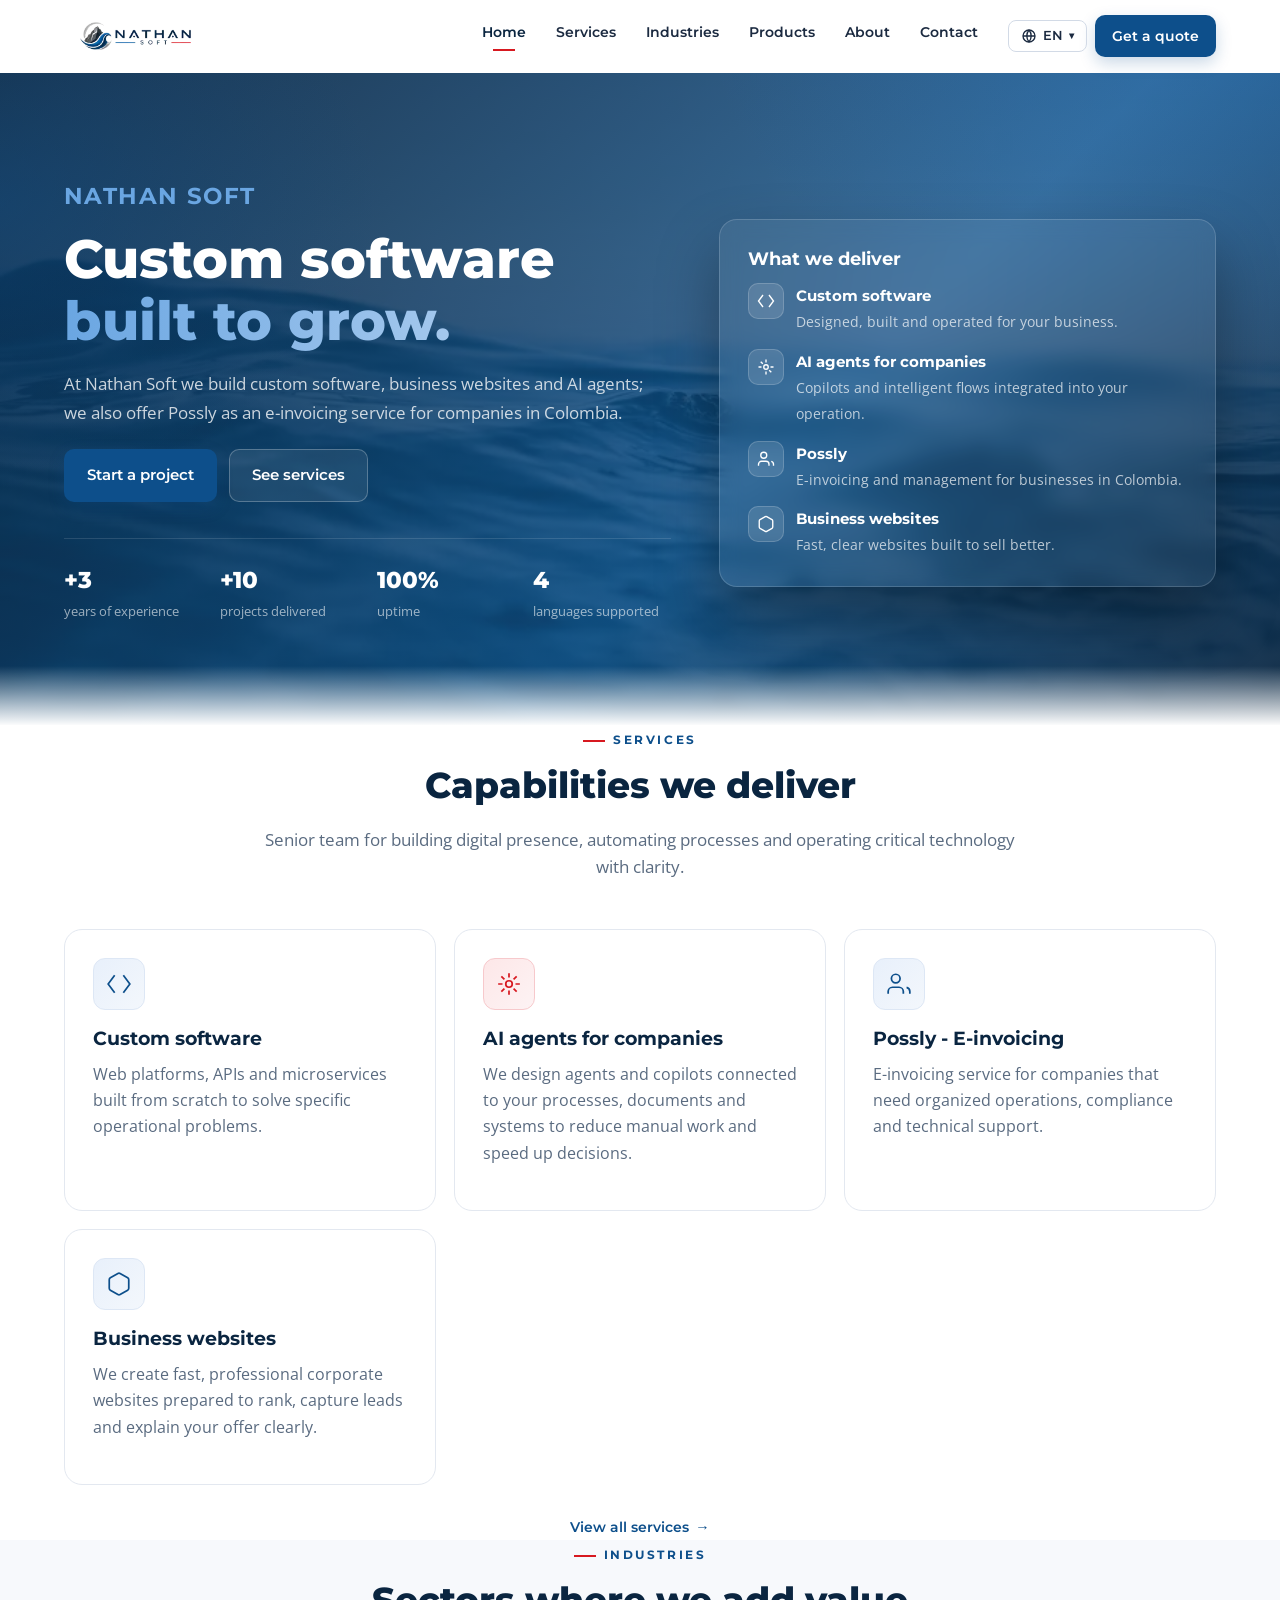
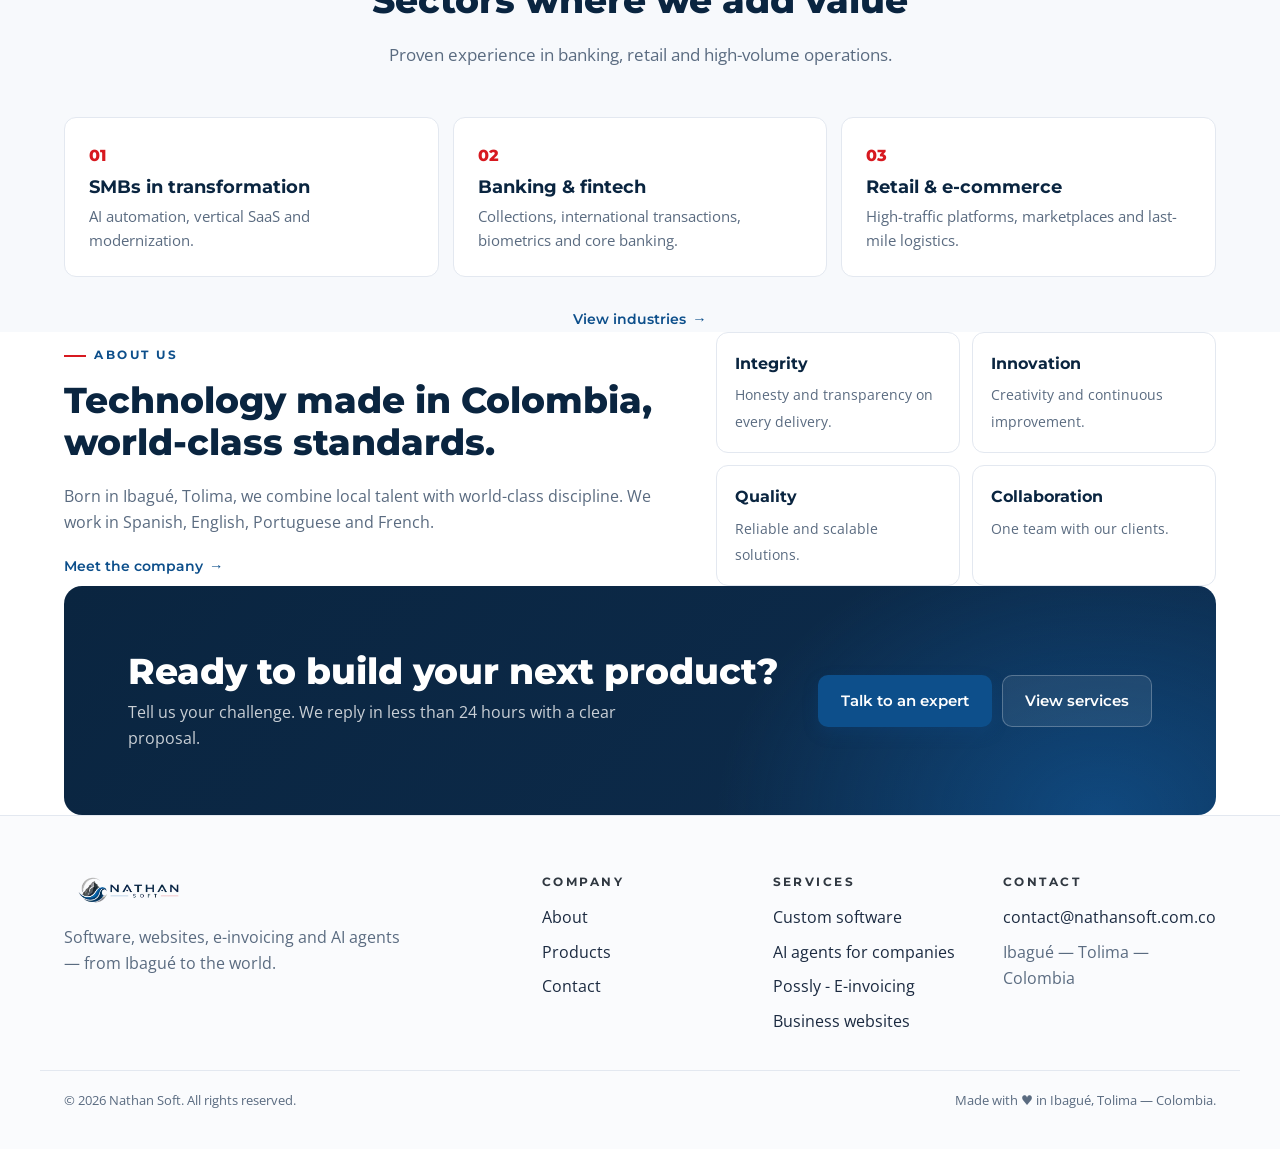
<file: index.html>
<!DOCTYPE html>
<html lang="es">
<head>
  <meta charset="UTF-8" />
  <meta name="viewport" content="width=device-width, initial-scale=1.0, viewport-fit=cover" />

  <title data-i18n="meta.title.home">Nathan Soft | Sitio oficial en Colombia | Software, IA y Possly</title>
  <meta name="title" data-i18n="meta.title.home" content="Nathan Soft | Sitio oficial en Colombia | Software, IA y Possly" />
  <meta name="description" data-i18n="meta.description" content="Nathan Soft, sitio oficial en Colombia: software a la medida, Possly facturación electrónica, páginas web empresariales, agentes IA y outsourcing desde Ibagué." />
  <meta name="keywords" content="Nathan Soft, Nathan Soft Colombia, Nathan Soft sitio oficial, nathansoft.com.co, nathan soft co, Possly, Possly facturación electrónica, facturación electrónica Colombia, páginas web para empresas, creación de páginas web empresariales, agentes IA para empresas, desarrollo software Ibagué Tolima, software a la medida, automatización IA, outsourcing tecnológico, staff augmentation, microservicios, cloud DevOps" />
  <meta name="author" content="Nathan Soft" />
  <meta name="application-name" content="Nathan Soft" />
  <meta name="robots" content="index, follow, max-image-preview:large, max-snippet:-1, max-video-preview:-1" />
  <meta name="theme-color" content="#0A2540" />
  <meta name="geo.region" content="CO-TOL" />
  <meta name="geo.placename" content="Ibagué, Tolima, Colombia" />
  <meta name="geo.position" content="4.4389;-75.2322" />
  <meta name="ICBM" content="4.4389, -75.2322" />
  <meta name="format-detection" content="telephone=no" />

  <link rel="canonical" href="https://nathansoft.com.co/" />
  <link rel="alternate" hreflang="es"   href="https://nathansoft.com.co/?lang=es" />
  <link rel="alternate" hreflang="es-co" href="https://nathansoft.com.co/?lang=es" />
  <link rel="alternate" hreflang="en"   href="https://nathansoft.com.co/?lang=en" />
  <link rel="alternate" hreflang="pt"   href="https://nathansoft.com.co/?lang=pt" />
  <link rel="alternate" hreflang="fr"   href="https://nathansoft.com.co/?lang=fr" />
  <link rel="alternate" hreflang="x-default" href="https://nathansoft.com.co/" />

  <meta property="og:type" content="website" />
  <meta property="og:url" content="https://nathansoft.com.co/" />
  <meta property="og:site_name" content="Nathan Soft" />
  <meta property="og:title" data-i18n="meta.title.home" content="Nathan Soft | Sitio oficial en Colombia | Software, IA y Possly" />
  <meta property="og:description" data-i18n="meta.description" content="Nathan Soft, sitio oficial en Colombia: software a la medida, Possly facturación electrónica, páginas web empresariales, agentes IA y outsourcing desde Ibagué." />
  <meta property="og:image" content="https://nathansoft.com.co/assets/img/og-image.jpg" />
  <meta property="og:image:alt" content="Nathan Soft — sitio oficial de software, IA y Possly en Colombia" />
  <meta property="og:image:width" content="1200" />
  <meta property="og:image:height" content="630" />
  <meta property="og:locale" content="es_CO" />
  <meta property="og:locale:alternate" content="en_US" />
  <meta property="og:locale:alternate" content="pt_BR" />
  <meta property="og:locale:alternate" content="fr_FR" />

  <meta name="twitter:card" content="summary_large_image" />
  <meta name="twitter:title" data-i18n="meta.title.home" content="Nathan Soft | Sitio oficial en Colombia | Software, IA y Possly" />
  <meta name="twitter:description" data-i18n="meta.description" content="Nathan Soft, sitio oficial en Colombia: software a la medida, Possly facturación electrónica, páginas web empresariales, agentes IA y outsourcing desde Ibagué." />
  <meta name="twitter:image" content="https://nathansoft.com.co/assets/img/og-image.jpg" />
  <meta name="twitter:site" content="@nathansoft" />
  <meta name="twitter:creator" content="@nathansoft" />

  <link rel="icon" type="image/svg+xml" href="assets/img/logo/favicon.svg" />
  <link rel="icon" type="image/png" sizes="32x32" href="assets/img/logo/favicon-32.png" />
  <link rel="apple-touch-icon" sizes="180x180" href="assets/img/logo/apple-touch-180.png" />
  <link rel="apple-touch-icon" sizes="192x192" href="assets/img/logo/apple-touch-192.png" />
  <link rel="apple-touch-icon" sizes="512x512" href="assets/img/logo/apple-touch-512.png" />
  <link rel="mask-icon" href="assets/img/logo/favicon.svg" color="#0A2540" />
  <link rel="manifest" href="manifest.webmanifest" />

  <link rel="dns-prefetch" href="https://ipapi.co" />
  <link rel="preload" href="assets/fonts/montserrat-latin.woff2" as="font" type="font/woff2" crossorigin />
  <link rel="preload" href="assets/fonts/opensans-latin.woff2" as="font" type="font/woff2" crossorigin />
  <link rel="preload" href="assets/img/hero-ocean-mobile.webp" as="image" type="image/webp" media="(max-width: 768px)" fetchpriority="high" />
  <link rel="preload" href="assets/img/hero-ocean.webp" as="image" type="image/webp" media="(min-width: 769px)" fetchpriority="high" />
  <link rel="preload" href="assets/img/logo/nathan-soft-logo-web.webp" as="image" type="image/webp" fetchpriority="high" />
  <link rel="stylesheet" href="assets/css/styles.css" />

  <!-- JSON-LD: Organization -->
  <script type="application/ld+json">
  {
    "@context": "https://schema.org",
    "@type": "Organization",
    "@id": "https://nathansoft.com.co/#organization",
    "name": "Nathan Soft",
    "alternateName": ["NathanSoft", "Nathan Soft Colombia", "Nathan Soft CO", "nathansoft.com.co", "Nathan Soft — software en Colombia"],
    "url": "https://nathansoft.com.co/",
    "logo": "https://nathansoft.com.co/assets/img/logo/nathan-soft-logo-web.webp",
    "image": "https://nathansoft.com.co/assets/img/logo/nathan-soft-logo-web.webp",
    "brand": {
      "@type": "Brand",
      "name": "Nathan Soft",
      "logo": "https://nathansoft.com.co/assets/img/logo/nathan-soft-logo-web.webp"
    },
    "slogan": "Software a la medida, Possly, agentes IA y outsourcing — Colombia",
    "description": "Nathan Soft es una compañía colombiana de software a la medida, Possly para facturación electrónica, creación de páginas web empresariales, agentes IA y outsourcing tecnológico con base en Ibagué.",
    "foundingLocation": { "@type": "Place", "address": { "@type": "PostalAddress", "addressLocality": "Ibagué", "addressRegion": "Tolima", "addressCountry": "CO" } },
    "founder": {
      "@type": "Person", "name": "Jonathan Stiven Peña González",
      "jobTitle": "Fundador y CEO"
    },
    "address": { "@type": "PostalAddress", "addressLocality": "Ibagué", "addressRegion": "Tolima", "addressCountry": "CO" },
    "contactPoint": [{ "@type": "ContactPoint", "contactType": "customer support", "email": "contact@nathansoft.com.co", "availableLanguage": ["Spanish","English","Portuguese","French"], "areaServed": ["CO","LATAM","US","EU","Worldwide"] }],
    "areaServed": { "@type": "Place", "name": "Worldwide" }
  }
  </script>

  <!-- JSON-LD: WebSite (sin buscador interno: no declarar SearchAction ficticio) -->
  <script type="application/ld+json">
  {
    "@context": "https://schema.org",
    "@type": "WebSite",
    "@id": "https://nathansoft.com.co/#website",
    "url": "https://nathansoft.com.co/",
    "name": "Nathan Soft",
    "alternateName": ["NathanSoft", "Nathan Soft Colombia", "Nathan Soft CO", "nathansoft.com.co"],
    "description": "Nathan Soft — sitio oficial en nathansoft.com.co para software a la medida, Possly, páginas web empresariales, agentes IA y outsourcing tecnológico desde Ibagué, Colombia.",
    "publisher": { "@id": "https://nathansoft.com.co/#organization" },
    "inLanguage": ["es-CO","en-US","pt-BR","fr-FR"]
  }
  </script>

  <!-- JSON-LD: WebPage (refuerzo marca «Nathan Soft» + entidad principal) -->
  <script type="application/ld+json">
  {
    "@context": "https://schema.org",
    "@type": "WebPage",
    "@id": "https://nathansoft.com.co/#webpage",
    "url": "https://nathansoft.com.co/",
    "name": "Nathan Soft",
    "description": "Nathan Soft — software a la medida, Possly para facturación electrónica, páginas web empresariales, agentes IA y outsourcing; sitio oficial en nathansoft.com.co (Ibagué, Colombia).",
    "isPartOf": { "@id": "https://nathansoft.com.co/#website" },
    "about": { "@id": "https://nathansoft.com.co/#organization" },
    "primaryImageOfPage": {
      "@type": "ImageObject",
      "url": "https://nathansoft.com.co/assets/img/og-image.jpg"
    },
    "inLanguage": "es-CO"
  }
  </script>

  <!-- JSON-LD: LocalBusiness -->
  <script type="application/ld+json">
  {
    "@context": "https://schema.org",
    "@type": "LocalBusiness",
    "@id": "https://nathansoft.com.co/#localbusiness",
    "name": "Nathan Soft",
    "parentOrganization": { "@id": "https://nathansoft.com.co/#organization" },
    "image": "https://nathansoft.com.co/assets/img/og-image.jpg",
    "url": "https://nathansoft.com.co/",
    "email": "contact@nathansoft.com.co",
    "priceRange": "$$",
    "currenciesAccepted": "COP, USD, EUR",
    "paymentAccepted": "Bank transfer, Credit card",
    "address": {
      "@type": "PostalAddress",
      "addressLocality": "Ibagué",
      "addressRegion": "Tolima",
      "addressCountry": "CO"
    },
    "geo": { "@type": "GeoCoordinates", "latitude": 4.4389, "longitude": -75.2322 },
    "areaServed": [
      { "@type": "Country", "name": "Colombia" },
      { "@type": "Place", "name": "LATAM" },
      { "@type": "Place", "name": "Worldwide" }
    ]
  }
  </script>

  <!-- JSON-LD: Service catalog -->
  <script type="application/ld+json">
  {
    "@context": "https://schema.org",
    "@type": "Service",
    "serviceType": "Custom Software Development, E-invoicing, Business Websites & AI Agents",
    "provider": { "@id": "https://nathansoft.com.co/#organization" },
    "areaServed": "Worldwide",
    "hasOfferCatalog": {
      "@type": "OfferCatalog",
      "name": "Servicios Nathan Soft",
      "itemListElement": [
        { "@type": "Offer", "itemOffered": { "@type": "Service", "name": "Desarrollo de software a la medida" } },
        { "@type": "Offer", "itemOffered": { "@type": "Service", "name": "Possly - facturación electrónica" } },
        { "@type": "Offer", "itemOffered": { "@type": "Service", "name": "Creación de páginas web para empresas" } },
        { "@type": "Offer", "itemOffered": { "@type": "Service", "name": "Creación de agentes IA para empresas" } },
        { "@type": "Offer", "itemOffered": { "@type": "Service", "name": "Automatización con Inteligencia Artificial" } },
        { "@type": "Offer", "itemOffered": { "@type": "Service", "name": "Outsourcing y staff augmentation" } },
        { "@type": "Offer", "itemOffered": { "@type": "Service", "name": "Cloud y DevOps" } },
        { "@type": "Offer", "itemOffered": { "@type": "Service", "name": "Frontend moderno" } },
        { "@type": "Offer", "itemOffered": { "@type": "Service", "name": "Modernización e integraciones" } }
      ]
    }
  }
  </script>

  <!-- JSON-LD: FAQPage (rich snippet en Google) -->
  <script type="application/ld+json">
  {
    "@context": "https://schema.org",
    "@type": "FAQPage",
    "mainEntity": [
      {
        "@type": "Question",
        "name": "¿Qué es Nathan Soft?",
        "acceptedAnswer": {
          "@type": "Answer",
          "text": "Nathan Soft es la empresa de software detrás de nathansoft.com.co, con operación desde Ibagué, Colombia. Ofrecemos desarrollo a la medida, Possly para facturación electrónica, creación de páginas web, agentes IA y outsourcing tecnológico para clientes en Colombia y LATAM."
        }
      },
      {
        "@type": "Question",
        "name": "¿Cuál es el sitio web oficial de Nathan Soft?",
        "acceptedAnswer": {
          "@type": "Answer",
          "text": "El sitio web oficial de Nathan Soft es https://nathansoft.com.co (dominio nathansoft.com.co). Para encontrarnos en buscadores puedes escribir «Nathan Soft» o el dominio; es el único sitio corporativo autorizado de la empresa."
        }
      },
      {
        "@type": "Question",
        "name": "¿Qué hace Nathan Soft?",
        "acceptedAnswer": {
          "@type": "Answer",
          "text": "Nathan Soft desarrolla software a la medida, páginas web empresariales, agentes de Inteligencia Artificial, automatización de procesos y servicios de outsourcing tecnológico para PyMEs y grandes empresas. Trabajamos en backend, frontend y arquitectura cloud."
        }
      },
      {
        "@type": "Question",
        "name": "¿Dónde está ubicada Nathan Soft?",
        "acceptedAnswer": {
          "@type": "Answer",
          "text": "Nathan Soft es una compañía colombiana nacida en Ibagué, Tolima. Operamos como un equipo full-remote con presencia en LATAM y atención global."
        }
      },
      {
        "@type": "Question",
        "name": "¿Qué tipos de proyectos pueden ejecutar?",
        "acceptedAnswer": {
          "@type": "Answer",
          "text": "Productos digitales desde cero, Possly para facturación electrónica, páginas web empresariales, agentes IA, modernización de sistemas legados, integraciones con ERPs/CRMs, desarrollo backend de alta exigencia y refuerzo de equipos vía staff augmentation."
        }
      },
      {
        "@type": "Question",
        "name": "¿En qué idiomas atienden?",
        "acceptedAnswer": {
          "@type": "Answer",
          "text": "Atendemos en español, inglés, portugués y francés. La página detecta automáticamente el idioma del visitante y permite cambiarlo manualmente."
        }
      },
      {
        "@type": "Question",
        "name": "¿En cuánto tiempo responden a una solicitud?",
        "acceptedAnswer": {
          "@type": "Answer",
          "text": "Respondemos en menos de 24 horas hábiles con una propuesta inicial clara."
        }
      },
      {
        "@type": "Question",
        "name": "¿Qué es Possly?",
        "acceptedAnswer": {
          "@type": "Answer",
          "text": "Possly es el servicio de Nathan Soft para facturación electrónica y gestión operativa de empresas en Colombia. Para automatización avanzada también creamos agentes IA, copilotos internos y flujos de integración a la medida."
        }
      }
    ]
  }
  </script>

  <!-- JSON-LD: servicio Possly (rich results / marca) -->
  <script type="application/ld+json">
  {
    "@context": "https://schema.org",
    "@type": "SoftwareApplication",
    "name": "Possly",
    "applicationCategory": "BusinessApplication",
    "operatingSystem": "Web",
    "description": "Servicio de Nathan Soft para facturación electrónica, operación y procesos del día a día en PyMEs y empresas en crecimiento en Colombia.",
    "url": "https://nathansoft.com.co/productos",
    "author": { "@id": "https://nathansoft.com.co/#organization" },
    "publisher": { "@id": "https://nathansoft.com.co/#organization" },
    "inLanguage": "es-CO",
    "offers": {
      "@type": "Offer",
      "availability": "https://schema.org/OnlineOnly",
      "url": "https://nathansoft.com.co/contacto",
      "description": "Contacto comercial para conocer Possly"
    }
  }
  </script>
</head>

<body data-page="home">
  <a class="skip-link" href="#main" data-i18n="a11y.skip">Saltar al contenido</a>

  <!-- Header -->
  <header class="site-header" id="siteHeader">
    <div class="container header-inner">
      <a href="/" class="brand" aria-label="Nathan Soft — Inicio">
        <picture>
          <source type="image/webp" srcset="assets/img/logo/nathan-soft-logo-web.webp" />
          <img src="assets/img/logo/nathan-soft-logo-web-400.png" alt="Nathan Soft" class="brand-logo" width="200" height="56" decoding="async" fetchpriority="high" loading="eager" />
        </picture>
      </a>
      <nav class="primary-nav" aria-label="Principal">
        <ul>
          <li><a href="/"      data-i18n="nav.home">Inicio</a></li>
          <li><a href="/servicios"  data-i18n="nav.services">Servicios</a></li>
          <li><a href="/industrias" data-i18n="nav.industries">Industrias</a></li>
          <li><a href="/productos"  data-i18n="nav.products">Productos</a></li>
          <li><a href="/nosotros"   data-i18n="nav.about">Nosotros</a></li>
          <li><a href="/contacto"   data-i18n="nav.contact">Contacto</a></li>
        </ul>
      </nav>
      <div class="header-actions">
        <div class="lang-switch" role="group" aria-label="Idioma">
          <button type="button" class="lang-toggle" id="langToggle" aria-haspopup="listbox" aria-expanded="false">
            <svg viewBox="0 0 24 24" width="16" height="16" fill="none" stroke="currentColor" stroke-width="2"><circle cx="12" cy="12" r="9"/><path d="M3 12h18M12 3a14 14 0 0 1 0 18M12 3a14 14 0 0 0 0 18"/></svg>
            <span id="langLabel">ES</span>
            <span class="caret">▾</span>
          </button>
          <ul class="lang-menu" id="langMenu" role="listbox">
            <li role="option" data-lang="es">🇨🇴 Español</li>
            <li role="option" data-lang="en">🇺🇸 English</li>
            <li role="option" data-lang="pt">🇧🇷 Português</li>
            <li role="option" data-lang="fr">🇫🇷 Français</li>
          </ul>
        </div>
        <a href="/contacto" class="btn btn-primary btn-sm" data-i18n="nav.cta">Cotizar proyecto</a>
        <button class="hamburger" id="hamburger" aria-label="Menú" aria-expanded="false"><span></span><span></span><span></span></button>
      </div>
    </div>
  </header>

  <main id="main">
    <!-- HERO -->
    <section class="hero">
      <div class="hero-bg" aria-hidden="true">
        <picture>
          <source type="image/webp" media="(max-width: 768px)" srcset="assets/img/hero-ocean-mobile.webp" />
          <source type="image/webp" srcset="assets/img/hero-ocean.webp" />
          <img class="hero-bg-img" src="assets/img/hero-ocean.jpg" alt="" width="1920" height="1080" sizes="100vw" decoding="sync" fetchpriority="high" />
        </picture>
      </div>
      <div class="container hero-inner">
        <div class="hero-content">
          <h1 class="hero-title">
            <span class="hero-title-brand" data-i18n="hero.brand">Nathan Soft</span>
            <span class="hero-title-lines">
              <span data-i18n="hero.title.line1">Software a la medida</span>
              <span class="accent" data-i18n="hero.title.line2">construido para crecer.</span>
            </span>
          </h1>
          <p class="hero-subtitle" data-i18n="hero.subtitle">
            En Nathan Soft creamos software a la medida, páginas web empresariales y agentes IA;
            además ofrecemos Possly como servicio de facturación electrónica para empresas en Colombia.
          </p>
          <div class="hero-ctas">
            <a href="/contacto" class="btn btn-primary" data-i18n="hero.cta1">Iniciar un proyecto</a>
            <a href="/servicios" class="btn btn-ghost-light" data-i18n="hero.cta2">Conocer servicios</a>
          </div>
          <div class="hero-stats">
            <div><strong>+3</strong><span data-i18n="hero.stats.years">años de experiencia</span></div>
            <div><strong>+10</strong><span data-i18n="hero.stats.projects">proyectos entregados</span></div>
            <div><strong>100%</strong><span data-i18n="hero.stats.uptime">disponibilidad</span></div>
            <div><strong>4</strong><span data-i18n="hero.stats.langs">idiomas de atención</span></div>
          </div>
        </div>

        <aside class="hero-card" aria-label="Pilares de Nathan Soft">
          <h2 data-i18n="hero.card.title">Lo que entregamos</h2>
          <ul class="pillars">
            <li>
              <span class="pillar-icon"><svg viewBox="0 0 24 24" width="18" height="18" fill="none" stroke="currentColor" stroke-width="1.8"><path d="M8 4l-6 8 6 8M16 4l6 8-6 8"/></svg></span>
              <span class="pillar-text">
                <strong data-i18n="hero.card.p1.t">Software a la medida</strong>
                <span data-i18n="hero.card.p1.p">Diseñado, construido y operado para tu negocio.</span>
              </span>
            </li>
            <li>
              <span class="pillar-icon"><svg viewBox="0 0 24 24" width="18" height="18" fill="none" stroke="currentColor" stroke-width="1.8"><circle cx="12" cy="12" r="3"/><path d="M12 2v4M12 18v4M4.93 4.93l2.83 2.83M16.24 16.24l2.83 2.83M2 12h4M18 12h4"/></svg></span>
              <span class="pillar-text">
                <strong data-i18n="hero.card.p2.t">Agentes IA para empresas</strong>
                <span data-i18n="hero.card.p2.p">Copilotos y flujos inteligentes integrados a tu operación.</span>
              </span>
            </li>
            <li>
              <span class="pillar-icon"><svg viewBox="0 0 24 24" width="18" height="18" fill="none" stroke="currentColor" stroke-width="1.8"><path d="M16 21v-2a4 4 0 0 0-4-4H6a4 4 0 0 0-4 4v2"/><circle cx="9" cy="7" r="4"/><path d="M22 21v-2a4 4 0 0 0-3-3.87"/></svg></span>
              <span class="pillar-text">
                <strong data-i18n="hero.card.p3.t">Possly</strong>
                <span data-i18n="hero.card.p3.p">Facturación electrónica y gestión para negocios en Colombia.</span>
              </span>
            </li>
            <li>
              <span class="pillar-icon"><svg viewBox="0 0 24 24" width="18" height="18" fill="none" stroke="currentColor" stroke-width="1.8"><path d="M21 16V8a2 2 0 0 0-1-1.73l-7-4a2 2 0 0 0-2 0l-7 4A2 2 0 0 0 3 8v8a2 2 0 0 0 1 1.73l7 4a2 2 0 0 0 2 0l7-4A2 2 0 0 0 21 16z"/></svg></span>
              <span class="pillar-text">
                <strong data-i18n="hero.card.p4.t">Páginas web empresariales</strong>
                <span data-i18n="hero.card.p4.p">Sitios rápidos, claros y preparados para vender mejor.</span>
              </span>
            </li>
          </ul>
        </aside>
      </div>
    </section>

    <!-- SERVICES PREVIEW -->
    <section class="section">
      <div class="container">
        <header class="section-head">
          <span class="eyebrow" data-i18n="home.preview.services.eyebrow">Servicios</span>
          <h2 data-i18n="home.preview.services.title">Capacidades que entregamos</h2>
          <p data-i18n="home.preview.services.subtitle">Equipo senior para construir presencia digital, automatizar procesos y operar tecnología crítica con claridad.</p>
        </header>
        <div class="grid-cards">
          <article class="card">
            <div class="card-icon"><svg viewBox="0 0 24 24" width="26" height="26" fill="none" stroke="currentColor" stroke-width="1.6"><path d="M8 4l-6 8 6 8M16 4l6 8-6 8"/></svg></div>
            <h3 data-i18n="services.s1.title">Software a la medida</h3>
            <p data-i18n="services.s1.desc">Plataformas, APIs y microservicios diseñados desde cero para tu operación.</p>
          </article>
          <article class="card">
            <div class="card-icon accent"><svg viewBox="0 0 24 24" width="26" height="26" fill="none" stroke="currentColor" stroke-width="1.6"><path d="M12 2v4M12 18v4M4.93 4.93l2.83 2.83M16.24 16.24l2.83 2.83M2 12h4M18 12h4M4.93 19.07l2.83-2.83M16.24 7.76l2.83-2.83"/><circle cx="12" cy="12" r="3"/></svg></div>
            <h3 data-i18n="services.s9.title">Agentes IA para empresas</h3>
            <p data-i18n="services.s9.desc">Agentes y copilotos conectados a tus procesos, datos y canales internos.</p>
          </article>
          <article class="card">
            <div class="card-icon"><svg viewBox="0 0 24 24" width="26" height="26" fill="none" stroke="currentColor" stroke-width="1.6"><path d="M16 21v-2a4 4 0 0 0-4-4H6a4 4 0 0 0-4 4v2"/><circle cx="9" cy="7" r="4"/><path d="M22 21v-2a4 4 0 0 0-3-3.87"/></svg></div>
            <h3 data-i18n="services.s7.title">Possly - Facturación electrónica</h3>
            <p data-i18n="services.s7.desc">Servicio de facturación electrónica para empresas que necesitan operar con orden y respaldo.</p>
          </article>
          <article class="card">
            <div class="card-icon"><svg viewBox="0 0 24 24" width="26" height="26" fill="none" stroke="currentColor" stroke-width="1.6"><path d="M21 16V8a2 2 0 0 0-1-1.73l-7-4a2 2 0 0 0-2 0l-7 4A2 2 0 0 0 3 8v8a2 2 0 0 0 1 1.73l7 4a2 2 0 0 0 2 0l7-4A2 2 0 0 0 21 16z"/></svg></div>
            <h3 data-i18n="services.s8.title">Páginas web para empresas</h3>
            <p data-i18n="services.s8.desc">Sitios corporativos rápidos, profesionales y listos para posicionarse en buscadores.</p>
          </article>
        </div>
        <div style="text-align:center; margin-top: 28px;">
          <a class="link-arrow" href="/servicios" data-i18n="home.preview.services.cta">Ver todos los servicios</a>
        </div>
      </div>
    </section>

    <!-- INDUSTRIES PREVIEW -->
    <section class="section section-alt">
      <div class="container">
        <header class="section-head">
          <span class="eyebrow" data-i18n="home.preview.industries.eyebrow">Industrias</span>
          <h2 data-i18n="home.preview.industries.title">Sectores donde aportamos valor</h2>
          <p data-i18n="home.preview.industries.subtitle">Experiencia comprobada en banca, retail y operaciones de alto volumen.</p>
        </header>
        <div class="industries">
          <div class="industry"><span class="industry-num">01</span><h3 data-i18n="industries.i6.t">PyMEs en transformación</h3><p data-i18n="industries.i6.p">Automatización con IA y modernización tecnológica.</p></div>
          <div class="industry"><span class="industry-num">02</span><h3 data-i18n="industries.i1.t">Banca y fintech</h3><p data-i18n="industries.i1.p">Recaudos, transacciones internacionales y core bancario.</p></div>
          <div class="industry"><span class="industry-num">03</span><h3 data-i18n="industries.i2.t">Retail y e-commerce</h3><p data-i18n="industries.i2.p">Plataformas de alta concurrencia y marketplaces.</p></div>
        </div>
        <div style="text-align:center; margin-top: 28px;">
          <a class="link-arrow" href="/industrias" data-i18n="home.preview.industries.cta">Ver industrias</a>
        </div>
      </div>
    </section>

    <!-- ABOUT PREVIEW -->
    <section class="section">
      <div class="container" style="display:grid; grid-template-columns: 1.1fr .9fr; gap: 40px; align-items:center;">
        <div>
          <span class="eyebrow" data-i18n="home.preview.about.eyebrow">Nosotros</span>
          <h2 data-i18n="home.preview.about.title">Tecnología hecha en Colombia, con estándares globales.</h2>
          <p data-i18n="home.preview.about.text">Nacidos en Ibagué, Tolima, combinamos talento local con disciplina de clase mundial. Trabajamos en español, inglés, portugués y francés.</p>
          <a href="/nosotros" class="link-arrow" data-i18n="home.preview.about.cta">Conocer la empresa</a>
        </div>
        <div>
          <ul class="values">
            <li><strong data-i18n="about.v1.t">Integridad</strong><span data-i18n="about.v1.p">Honestidad y transparencia.</span></li>
            <li><strong data-i18n="about.v2.t">Innovación</strong><span data-i18n="about.v2.p">Mejora continua.</span></li>
            <li><strong data-i18n="about.v3.t">Calidad</strong><span data-i18n="about.v3.p">Soluciones confiables.</span></li>
            <li><strong data-i18n="about.v4.t">Colaboración</strong><span data-i18n="about.v4.p">Un solo equipo.</span></li>
          </ul>
        </div>
      </div>
    </section>

    <!-- CTA Banner -->
    <section class="section">
      <div class="container">
        <div class="cta-banner">
          <div>
            <h2 data-i18n="cta.banner.title">¿Listo para construir tu próximo producto?</h2>
            <p data-i18n="cta.banner.text">Cuéntanos tu reto. Te respondemos en menos de 24 horas con una propuesta clara.</p>
          </div>
          <div class="actions">
            <a href="/contacto" class="btn btn-primary" data-i18n="cta.banner.btn1">Hablar con un experto</a>
            <a href="/servicios" class="btn btn-ghost-light" data-i18n="cta.banner.btn2">Ver servicios</a>
          </div>
        </div>
      </div>
    </section>
  </main>

  <!-- Footer -->
  <footer class="site-footer">
    <div class="container footer-inner">
      <div>
        <a href="/" class="brand brand-footer">
          <picture>
            <source type="image/webp" srcset="assets/img/logo/nathan-soft-logo-web.webp" />
            <img src="assets/img/logo/nathan-soft-logo-web-400.png" alt="Nathan Soft" class="brand-logo" width="200" height="56" decoding="async" loading="lazy" />
          </picture>
        </a>
        <p class="footer-tag" data-i18n="footer.tag">Software, páginas web, facturación electrónica y agentes IA — desde Ibagué para el mundo.</p>
      </div>
      <div class="footer-cols">
        <div>
          <p class="footer-col-title" data-i18n="footer.col.company">Compañía</p>
          <ul>
            <li><a href="/nosotros"  data-i18n="nav.about">Nosotros</a></li>
            <li><a href="/productos" data-i18n="nav.products">Productos</a></li>
            <li><a href="/contacto"  data-i18n="nav.contact">Contacto</a></li>
          </ul>
        </div>
        <div>
          <p class="footer-col-title" data-i18n="footer.col.services">Servicios</p>
          <ul>
            <li><a href="/servicios" data-i18n="services.s1.title">Software a la medida</a></li>
            <li><a href="/servicios#agentes-ia-empresas" data-i18n="services.s9.title">Agentes IA para empresas</a></li>
            <li><a href="/servicios#possly-facturacion-electronica" data-i18n="services.s7.title">Possly - Facturación electrónica</a></li>
            <li><a href="/servicios#paginas-web-empresas" data-i18n="services.s8.title">Páginas web para empresas</a></li>
          </ul>
        </div>
        <div>
          <p class="footer-col-title" data-i18n="footer.col.contact">Contacto</p>
          <ul>
            <li><a href="mailto:contact@nathansoft.com.co">contact@nathansoft.com.co</a></li>
            <li>Ibagué — Tolima — Colombia</li>
          </ul>
        </div>
      </div>
    </div>
    <div class="container footer-bottom">
      <p>© <span id="year"></span> Nathan Soft. <span data-i18n="footer.rights">Todos los derechos reservados.</span></p>
      <p data-i18n="footer.madein">Hecho con ♥ en Ibagué, Tolima — Colombia.</p>
    </div>
  </footer>

  <script src="assets/js/translations.js" defer></script>
  <script src="assets/js/i18n.js" defer></script>
  <script src="assets/js/main.js" defer></script>
</body>
</html>
</file>
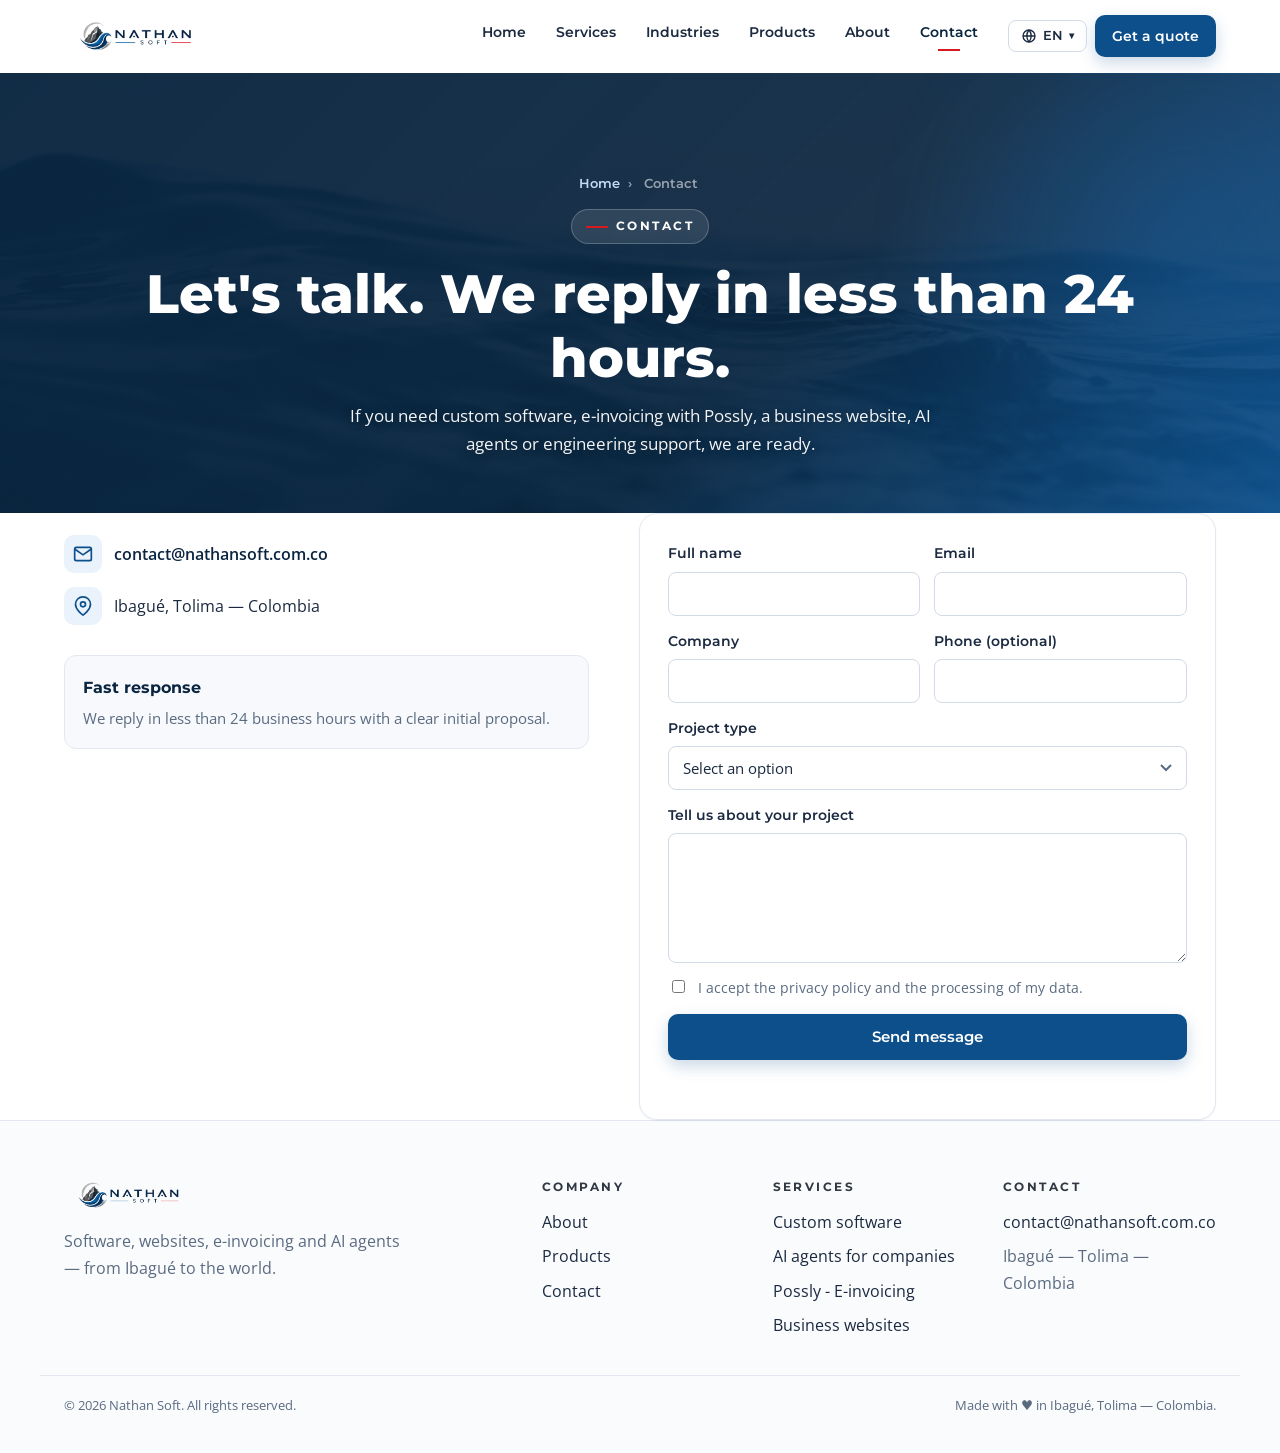
<file: contacto.html>
<!DOCTYPE html>
<html lang="es">
<head>
  <meta charset="UTF-8" />
  <meta name="viewport" content="width=device-width, initial-scale=1.0" />
  <title data-i18n="meta.title.contact">Contacto | Nathan Soft</title>
  <meta name="description" content="Contacta a Nathan Soft para software a la medida, Possly, páginas web empresariales, agentes IA, outsourcing y cloud. Respuesta en menos de 24 horas." />
  <meta name="robots" content="index, follow, max-image-preview:large" />
  <meta name="theme-color" content="#0A2540" />
  <link rel="canonical" href="https://nathansoft.com.co/contacto" />
  <link rel="alternate" hreflang="es" href="https://nathansoft.com.co/contacto?lang=es" />
  <link rel="alternate" hreflang="en" href="https://nathansoft.com.co/contacto?lang=en" />
  <link rel="alternate" hreflang="pt" href="https://nathansoft.com.co/contacto?lang=pt" />
  <link rel="alternate" hreflang="fr" href="https://nathansoft.com.co/contacto?lang=fr" />
  <link rel="alternate" hreflang="x-default" href="https://nathansoft.com.co/contacto" />
  <meta property="og:type" content="website" />
  <meta property="og:title" data-i18n="meta.title.contact" content="Contacto | Nathan Soft" />
  <meta property="og:image" content="https://nathansoft.com.co/assets/img/og-image.jpg" />

  <link rel="icon" type="image/svg+xml" href="assets/img/logo/favicon.svg" />
  <link rel="icon" type="image/png" sizes="32x32" href="assets/img/logo/favicon-32.png" />
  <link rel="apple-touch-icon" sizes="180x180" href="assets/img/logo/apple-touch-180.png" />
  <link rel="apple-touch-icon" sizes="192x192" href="assets/img/logo/apple-touch-192.png" />
  <link rel="apple-touch-icon" sizes="512x512" href="assets/img/logo/apple-touch-512.png" />
  <link rel="mask-icon" href="assets/img/logo/favicon.svg" color="#0A2540" />
  <link rel="manifest" href="manifest.webmanifest" />
  <link rel="preload" href="assets/fonts/montserrat-latin.woff2" as="font" type="font/woff2" crossorigin />
  <link rel="preload" href="assets/fonts/opensans-latin.woff2" as="font" type="font/woff2" crossorigin />
  <link rel="preload" href="assets/img/logo/nathan-soft-logo-web.webp" as="image" type="image/webp" fetchpriority="high" />
  <link rel="stylesheet" href="assets/css/styles.css" />

  <script type="application/ld+json">
  { "@context":"https://schema.org","@type":"BreadcrumbList","itemListElement":[
    {"@type":"ListItem","position":1,"name":"Inicio","item":"https://nathansoft.com.co/"},
    {"@type":"ListItem","position":2,"name":"Contacto","item":"https://nathansoft.com.co/contacto"}
  ]}
  </script>
  <script type="application/ld+json">
  {
    "@context":"https://schema.org",
    "@type":"ContactPage",
    "name":"Contacto — Nathan Soft",
    "url":"https://nathansoft.com.co/contacto"
  }
  </script>
</head>
<body data-page="contact">
  <a class="skip-link" href="#main" data-i18n="a11y.skip">Saltar al contenido</a>

  <header class="site-header" id="siteHeader">
    <div class="container header-inner">
      <a href="/" class="brand">
        <picture><source type="image/webp" srcset="assets/img/logo/nathan-soft-logo-web.webp" /><img src="assets/img/logo/nathan-soft-logo-web-400.png" alt="Nathan Soft" class="brand-logo" width="200" height="56" decoding="async" fetchpriority="high" loading="eager" /></picture>
      </a>
      <nav class="primary-nav" aria-label="Principal">
        <ul>
          <li><a href="/"      data-i18n="nav.home">Inicio</a></li>
          <li><a href="/servicios"  data-i18n="nav.services">Servicios</a></li>
          <li><a href="/industrias" data-i18n="nav.industries">Industrias</a></li>
          <li><a href="/productos"  data-i18n="nav.products">Productos</a></li>
          <li><a href="/nosotros"   data-i18n="nav.about">Nosotros</a></li>
          <li><a href="/contacto"   data-i18n="nav.contact">Contacto</a></li>
        </ul>
      </nav>
      <div class="header-actions">
        <div class="lang-switch" role="group" aria-label="Idioma">
          <button type="button" class="lang-toggle" id="langToggle" aria-haspopup="listbox" aria-expanded="false">
            <svg viewBox="0 0 24 24" width="16" height="16" fill="none" stroke="currentColor" stroke-width="2"><circle cx="12" cy="12" r="9"/><path d="M3 12h18M12 3a14 14 0 0 1 0 18M12 3a14 14 0 0 0 0 18"/></svg>
            <span id="langLabel">ES</span><span class="caret">▾</span>
          </button>
          <ul class="lang-menu" id="langMenu" role="listbox">
            <li role="option" data-lang="es">🇨🇴 Español</li>
            <li role="option" data-lang="en">🇺🇸 English</li>
            <li role="option" data-lang="pt">🇧🇷 Português</li>
            <li role="option" data-lang="fr">🇫🇷 Français</li>
          </ul>
        </div>
        <a href="/contacto" class="btn btn-primary btn-sm" data-i18n="nav.cta">Cotizar proyecto</a>
        <button class="hamburger" id="hamburger" aria-label="Menú" aria-expanded="false"><span></span><span></span><span></span></button>
      </div>
    </div>
  </header>

  <main id="main">
    <section class="page-hero center">
      <div class="container">
        <div class="breadcrumbs"><a href="/" data-i18n="bc.home">Inicio</a> <span>›</span> <span data-i18n="nav.contact">Contacto</span></div>
        <span class="eyebrow" data-i18n="contact.eyebrow">Contacto</span>
        <h1 data-i18n="contact.title">Hablemos. Te respondemos en menos de 24 horas.</h1>
        <p data-i18n="contact.subtitle">Si necesitas software a la medida, facturación electrónica con Possly, una página web empresarial, agentes IA o refuerzo de ingeniería, estamos listos.</p>
      </div>
    </section>

    <section class="section">
      <div class="container contact-grid">
        <div>
          <ul class="contact-info">
            <li>
              <span class="ci-icon"><svg viewBox="0 0 24 24" width="20" height="20" fill="none" stroke="currentColor" stroke-width="2"><path d="M4 4h16c1.1 0 2 .9 2 2v12c0 1.1-.9 2-2 2H4c-1.1 0-2-.9-2-2V6c0-1.1.9-2 2-2z"/><path d="M22 6L12 13 2 6"/></svg></span>
              <a href="mailto:contact@nathansoft.com.co">contact@nathansoft.com.co</a>
            </li>
            <li>
              <span class="ci-icon"><svg viewBox="0 0 24 24" width="20" height="20" fill="none" stroke="currentColor" stroke-width="2"><path d="M21 10c0 7-9 13-9 13s-9-6-9-13a9 9 0 0 1 18 0z"/><circle cx="12" cy="10" r="3"/></svg></span>
              <span>Ibagué, Tolima — Colombia</span>
            </li>
          </ul>

          <div style="margin-top: 30px; padding: 18px; background: var(--surface); border-radius: 12px; border: 1px solid var(--line);">
            <strong style="color: var(--navy); font-family:'Montserrat',sans-serif;" data-i18n="contact.sla.t">Respuesta rápida</strong>
            <p style="margin: 4px 0 0; font-size:.92rem;" data-i18n="contact.sla.p">Te respondemos en menos de 24 horas hábiles con una propuesta inicial clara.</p>
          </div>
        </div>

        <form class="contact-form" id="contactForm"
              action="contact.php"
              method="POST" novalidate>
          <div class="form-row">
            <label>
              <span data-i18n="form.name">Nombre completo</span>
              <input type="text" name="name" required minlength="2" maxlength="100" autocomplete="name" />
            </label>
            <label>
              <span data-i18n="form.email">Correo electrónico</span>
              <input type="email" name="email" required maxlength="120" autocomplete="email" />
            </label>
          </div>
          <div class="form-row">
            <label>
              <span data-i18n="form.company">Empresa</span>
              <input type="text" name="company" maxlength="120" autocomplete="organization" />
            </label>
            <label>
              <span data-i18n="form.phone">Teléfono (opcional)</span>
              <input type="tel" name="phone" maxlength="30" autocomplete="tel" />
            </label>
          </div>
          <label>
            <span data-i18n="form.subject">Tipo de proyecto</span>
            <select name="subject" required>
              <option value="" data-i18n="form.subject.placeholder">Selecciona una opción</option>
              <option value="custom-software" data-i18n="form.subject.s1">Software a la medida</option>
              <option value="ai-agents" data-i18n="form.subject.s2">Agentes IA para empresas</option>
              <option value="possly-einvoicing" data-i18n="form.subject.s3">Possly - Facturación electrónica</option>
              <option value="business-websites" data-i18n="form.subject.s4">Páginas web para empresas</option>
              <option value="outsourcing" data-i18n="form.subject.s5">Outsourcing y staff augmentation</option>
              <option value="cloud-devops" data-i18n="form.subject.s6">Cloud & DevOps</option>
              <option value="other" data-i18n="form.subject.s7">Otro</option>
            </select>
          </label>
          <label>
            <span data-i18n="form.message">Cuéntanos sobre tu proyecto</span>
            <textarea name="message" rows="5" required minlength="10" maxlength="3000"></textarea>
          </label>
          <label class="check">
            <input type="checkbox" name="consent" required />
            <span data-i18n="form.consent">Acepto la política de privacidad y el tratamiento de mis datos para ser contactado.</span>
          </label>

          <!-- Anti-spam: campo trampa; no debe rellenarse -->
          <input type="text" name="website" tabindex="-1" autocomplete="off" class="hp" aria-hidden="true" />
          <input type="hidden" name="lang" id="formLang" value="es" />

          <button type="submit" class="btn btn-primary btn-block">
            <span data-i18n="form.submit">Enviar mensaje</span>
            <span class="loader" aria-hidden="true"></span>
          </button>
          <p class="form-status" id="formStatus" role="status" aria-live="polite"></p>
        </form>
      </div>
    </section>
  </main>

  <footer class="site-footer">
    <div class="container footer-inner">
      <div>
        <a href="/" class="brand brand-footer">
          <picture><source type="image/webp" srcset="assets/img/logo/nathan-soft-logo-web.webp" /><img src="assets/img/logo/nathan-soft-logo-web-400.png" alt="Nathan Soft" class="brand-logo" width="200" height="56" decoding="async" loading="lazy" /></picture>
        </a>
        <p class="footer-tag" data-i18n="footer.tag">Software, páginas web, facturación electrónica y agentes IA — desde Ibagué para el mundo.</p>
      </div>
      <div class="footer-cols">
        <div><p class="footer-col-title" data-i18n="footer.col.company">Compañía</p><ul>
          <li><a href="/nosotros"  data-i18n="nav.about">Nosotros</a></li>
          <li><a href="/productos" data-i18n="nav.products">Productos</a></li>
          <li><a href="/contacto"  data-i18n="nav.contact">Contacto</a></li>
        </ul></div>
        <div><p class="footer-col-title" data-i18n="footer.col.services">Servicios</p><ul>
          <li><a href="/servicios" data-i18n="services.s1.title">Software a la medida</a></li>
          <li><a href="/servicios#agentes-ia-empresas" data-i18n="services.s9.title">Agentes IA para empresas</a></li>
          <li><a href="/servicios#possly-facturacion-electronica" data-i18n="services.s7.title">Possly - Facturación electrónica</a></li>
          <li><a href="/servicios#paginas-web-empresas" data-i18n="services.s8.title">Páginas web para empresas</a></li>
        </ul></div>
        <div><p class="footer-col-title" data-i18n="footer.col.contact">Contacto</p><ul>
          <li><a href="mailto:contact@nathansoft.com.co">contact@nathansoft.com.co</a></li>
          <li>Ibagué — Tolima — Colombia</li>
        </ul></div>
      </div>
    </div>
    <div class="container footer-bottom">
      <p>© <span id="year"></span> Nathan Soft. <span data-i18n="footer.rights">Todos los derechos reservados.</span></p>
      <p data-i18n="footer.madein">Hecho con ♥ en Ibagué, Tolima — Colombia.</p>
    </div>
  </footer>

  <script src="assets/js/translations.js" defer></script>
  <script src="assets/js/i18n.js" defer></script>
  <script src="assets/js/main.js" defer></script>
</body>
</html>
</file>
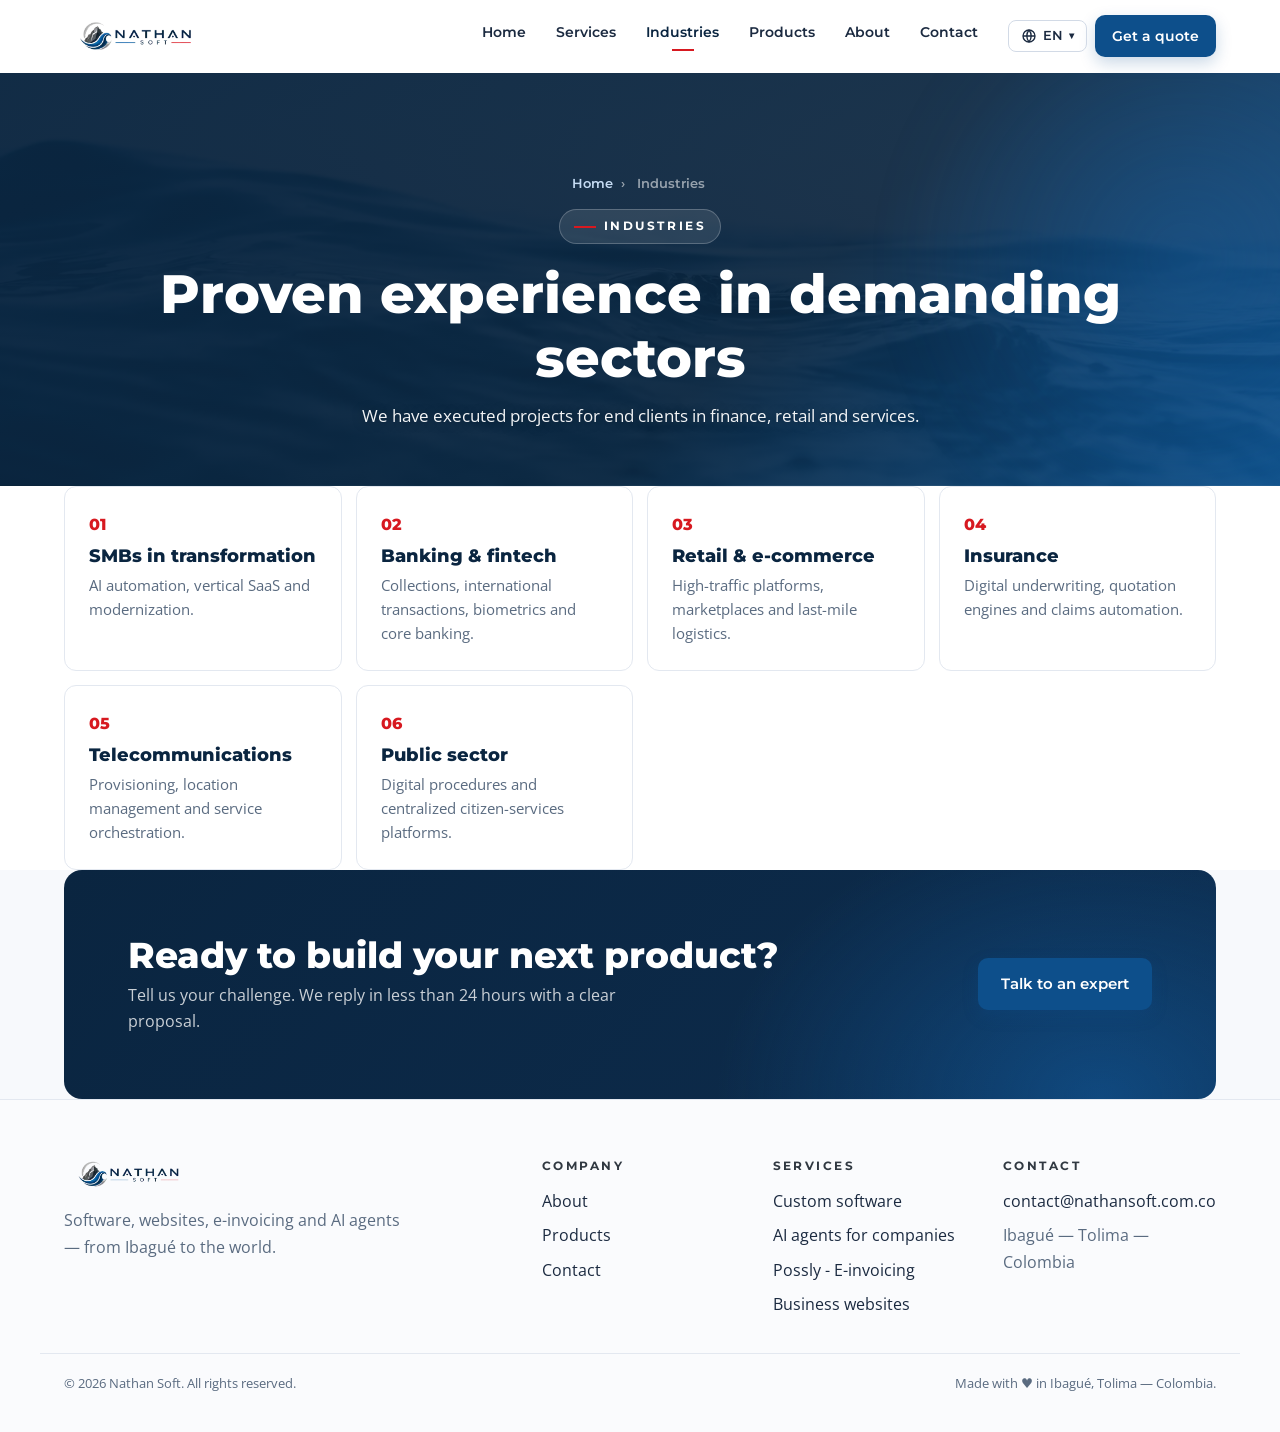
<file: industrias.html>
<!DOCTYPE html>
<html lang="es">
<head>
  <meta charset="UTF-8" />
  <meta name="viewport" content="width=device-width, initial-scale=1.0" />
  <title data-i18n="meta.title.industries">Industrias | Nathan Soft</title>
  <meta name="description" content="Industrias atendidas por Nathan Soft: banca, fintech, retail, e-commerce, seguros, telecomunicaciones, sector público y PyMEs en transformación." />
  <meta name="robots" content="index, follow, max-image-preview:large" />
  <meta name="theme-color" content="#0A2540" />
  <link rel="canonical" href="https://nathansoft.com.co/industrias" />
  <link rel="alternate" hreflang="es" href="https://nathansoft.com.co/industrias?lang=es" />
  <link rel="alternate" hreflang="en" href="https://nathansoft.com.co/industrias?lang=en" />
  <link rel="alternate" hreflang="pt" href="https://nathansoft.com.co/industrias?lang=pt" />
  <link rel="alternate" hreflang="fr" href="https://nathansoft.com.co/industrias?lang=fr" />
  <link rel="alternate" hreflang="x-default" href="https://nathansoft.com.co/industrias" />
  <meta property="og:type" content="website" />
  <meta property="og:title" data-i18n="meta.title.industries" content="Industrias | Nathan Soft" />
  <meta property="og:image" content="https://nathansoft.com.co/assets/img/og-image.jpg" />

  <link rel="icon" type="image/svg+xml" href="assets/img/logo/favicon.svg" />
  <link rel="icon" type="image/png" sizes="32x32" href="assets/img/logo/favicon-32.png" />
  <link rel="apple-touch-icon" sizes="180x180" href="assets/img/logo/apple-touch-180.png" />
  <link rel="apple-touch-icon" sizes="192x192" href="assets/img/logo/apple-touch-192.png" />
  <link rel="apple-touch-icon" sizes="512x512" href="assets/img/logo/apple-touch-512.png" />
  <link rel="mask-icon" href="assets/img/logo/favicon.svg" color="#0A2540" />
  <link rel="manifest" href="manifest.webmanifest" />
  <link rel="preload" href="assets/fonts/montserrat-latin.woff2" as="font" type="font/woff2" crossorigin />
  <link rel="preload" href="assets/fonts/opensans-latin.woff2" as="font" type="font/woff2" crossorigin />
  <link rel="preload" href="assets/img/logo/nathan-soft-logo-web.webp" as="image" type="image/webp" fetchpriority="high" />
  <link rel="stylesheet" href="assets/css/styles.css" />

  <script type="application/ld+json">
  { "@context":"https://schema.org","@type":"BreadcrumbList","itemListElement":[
    {"@type":"ListItem","position":1,"name":"Inicio","item":"https://nathansoft.com.co/"},
    {"@type":"ListItem","position":2,"name":"Industrias","item":"https://nathansoft.com.co/industrias"}
  ]}
  </script>
</head>
<body data-page="industries">
  <a class="skip-link" href="#main" data-i18n="a11y.skip">Saltar al contenido</a>

  <header class="site-header" id="siteHeader">
    <div class="container header-inner">
      <a href="/" class="brand">
        <picture><source type="image/webp" srcset="assets/img/logo/nathan-soft-logo-web.webp" /><img src="assets/img/logo/nathan-soft-logo-web-400.png" alt="Nathan Soft" class="brand-logo" width="200" height="56" decoding="async" fetchpriority="high" loading="eager" /></picture>
      </a>
      <nav class="primary-nav" aria-label="Principal">
        <ul>
          <li><a href="/"      data-i18n="nav.home">Inicio</a></li>
          <li><a href="/servicios"  data-i18n="nav.services">Servicios</a></li>
          <li><a href="/industrias" data-i18n="nav.industries">Industrias</a></li>
          <li><a href="/productos"  data-i18n="nav.products">Productos</a></li>
          <li><a href="/nosotros"   data-i18n="nav.about">Nosotros</a></li>
          <li><a href="/contacto"   data-i18n="nav.contact">Contacto</a></li>
        </ul>
      </nav>
      <div class="header-actions">
        <div class="lang-switch" role="group" aria-label="Idioma">
          <button type="button" class="lang-toggle" id="langToggle" aria-haspopup="listbox" aria-expanded="false">
            <svg viewBox="0 0 24 24" width="16" height="16" fill="none" stroke="currentColor" stroke-width="2"><circle cx="12" cy="12" r="9"/><path d="M3 12h18M12 3a14 14 0 0 1 0 18M12 3a14 14 0 0 0 0 18"/></svg>
            <span id="langLabel">ES</span><span class="caret">▾</span>
          </button>
          <ul class="lang-menu" id="langMenu" role="listbox">
            <li role="option" data-lang="es">🇨🇴 Español</li>
            <li role="option" data-lang="en">🇺🇸 English</li>
            <li role="option" data-lang="pt">🇧🇷 Português</li>
            <li role="option" data-lang="fr">🇫🇷 Français</li>
          </ul>
        </div>
        <a href="/contacto" class="btn btn-primary btn-sm" data-i18n="nav.cta">Cotizar proyecto</a>
        <button class="hamburger" id="hamburger" aria-label="Menú" aria-expanded="false"><span></span><span></span><span></span></button>
      </div>
    </div>
  </header>

  <main id="main">
    <section class="page-hero center">
      <div class="container">
        <div class="breadcrumbs"><a href="/" data-i18n="bc.home">Inicio</a> <span>›</span> <span data-i18n="nav.industries">Industrias</span></div>
        <span class="eyebrow" data-i18n="industries.eyebrow">Industrias</span>
        <h1 data-i18n="industries.title">Experiencia comprobada en sectores exigentes</h1>
        <p data-i18n="industries.subtitle">Hemos ejecutado proyectos para clientes finales del sector financiero, retail y servicios.</p>
      </div>
    </section>

    <section class="section">
      <div class="container">
        <div class="industries">
          <div class="industry"><span class="industry-num">01</span><h2 data-i18n="industries.i6.t">PyMEs en transformación</h2><p data-i18n="industries.i6.p">Automatización con IA, SaaS verticalizado y modernización tecnológica.</p></div>
          <div class="industry"><span class="industry-num">02</span><h2 data-i18n="industries.i1.t">Banca y fintech</h2><p data-i18n="industries.i1.p">Recaudos, transacciones internacionales, verificación biométrica y core bancario.</p></div>
          <div class="industry"><span class="industry-num">03</span><h2 data-i18n="industries.i2.t">Retail y e-commerce</h2><p data-i18n="industries.i2.p">Plataformas de alta concurrencia, marketplaces y logística de última milla.</p></div>
          <div class="industry"><span class="industry-num">04</span><h2 data-i18n="industries.i3.t">Seguros</h2><p data-i18n="industries.i3.p">Suscripción digital, motores de cotización y automatización de siniestros.</p></div>
          <div class="industry"><span class="industry-num">05</span><h2 data-i18n="industries.i4.t">Telecomunicaciones</h2><p data-i18n="industries.i4.p">Provisioning, gestión de localización y orquestación de servicios.</p></div>
          <div class="industry"><span class="industry-num">06</span><h2 data-i18n="industries.i5.t">Sector público</h2><p data-i18n="industries.i5.p">Trámites digitales y plataformas centralizadas de servicios al ciudadano.</p></div>
        </div>
      </div>
    </section>

    <section class="section section-alt">
      <div class="container">
        <div class="cta-banner">
          <div>
            <h2 data-i18n="cta.banner.title">¿Listo para construir tu próximo producto?</h2>
            <p data-i18n="cta.banner.text">Cuéntanos tu reto. Te respondemos en menos de 24 horas.</p>
          </div>
          <div class="actions">
            <a href="/contacto" class="btn btn-primary" data-i18n="cta.banner.btn1">Hablar con un experto</a>
          </div>
        </div>
      </div>
    </section>
  </main>

  <footer class="site-footer">
    <div class="container footer-inner">
      <div>
        <a href="/" class="brand brand-footer">
          <picture><source type="image/webp" srcset="assets/img/logo/nathan-soft-logo-web.webp" /><img src="assets/img/logo/nathan-soft-logo-web-400.png" alt="Nathan Soft" class="brand-logo" width="200" height="56" decoding="async" loading="lazy" /></picture>
        </a>
        <p class="footer-tag" data-i18n="footer.tag">Software, páginas web, facturación electrónica y agentes IA — desde Ibagué para el mundo.</p>
      </div>
      <div class="footer-cols">
        <div><p class="footer-col-title" data-i18n="footer.col.company">Compañía</p><ul>
          <li><a href="/nosotros"  data-i18n="nav.about">Nosotros</a></li>
          <li><a href="/productos" data-i18n="nav.products">Productos</a></li>
          <li><a href="/contacto"  data-i18n="nav.contact">Contacto</a></li>
        </ul></div>
        <div><p class="footer-col-title" data-i18n="footer.col.services">Servicios</p><ul>
          <li><a href="/servicios" data-i18n="services.s1.title">Software a la medida</a></li>
          <li><a href="/servicios#agentes-ia-empresas" data-i18n="services.s9.title">Agentes IA para empresas</a></li>
          <li><a href="/servicios#possly-facturacion-electronica" data-i18n="services.s7.title">Possly - Facturación electrónica</a></li>
          <li><a href="/servicios#paginas-web-empresas" data-i18n="services.s8.title">Páginas web para empresas</a></li>
        </ul></div>
        <div><p class="footer-col-title" data-i18n="footer.col.contact">Contacto</p><ul>
          <li><a href="mailto:contact@nathansoft.com.co">contact@nathansoft.com.co</a></li>
          <li>Ibagué — Tolima — Colombia</li>
        </ul></div>
      </div>
    </div>
    <div class="container footer-bottom">
      <p>© <span id="year"></span> Nathan Soft. <span data-i18n="footer.rights">Todos los derechos reservados.</span></p>
      <p data-i18n="footer.madein">Hecho con ♥ en Ibagué, Tolima — Colombia.</p>
    </div>
  </footer>

  <script src="assets/js/translations.js" defer></script>
  <script src="assets/js/i18n.js" defer></script>
  <script src="assets/js/main.js" defer></script>
</body>
</html>
</file>
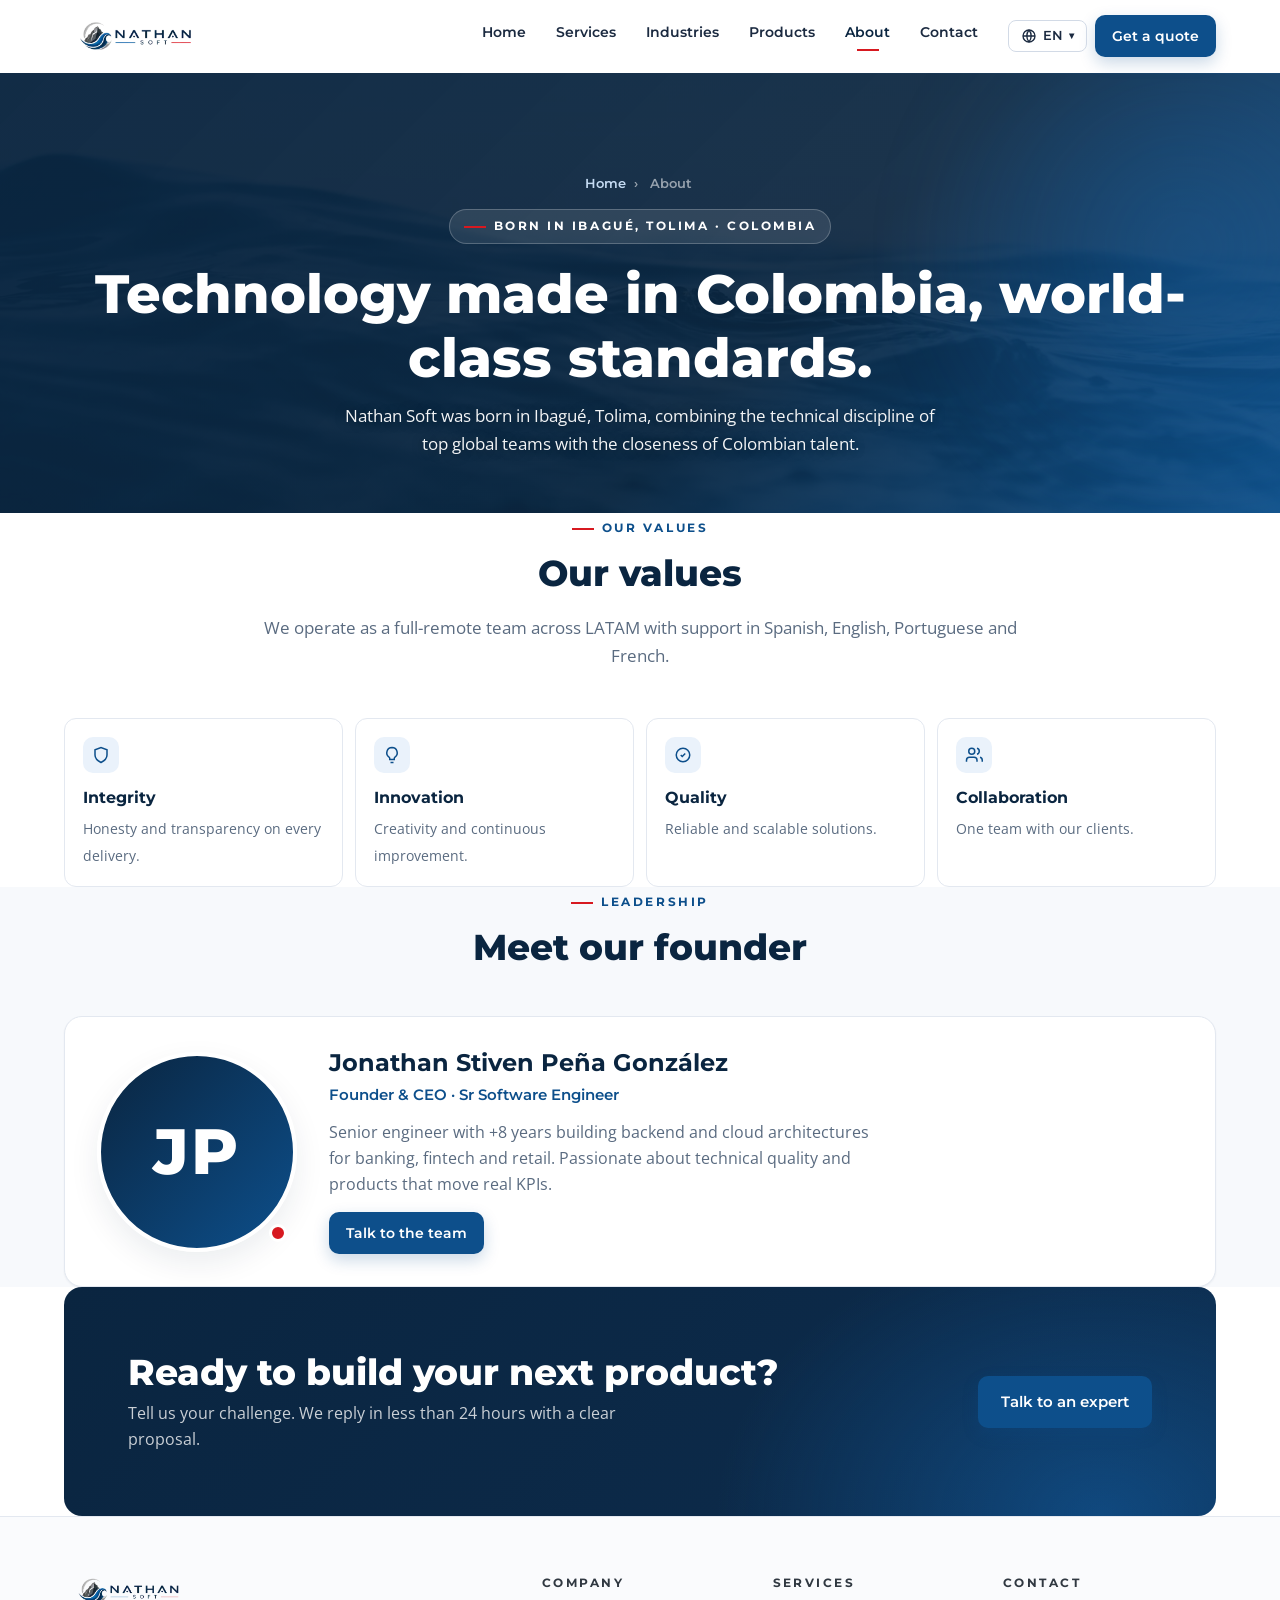
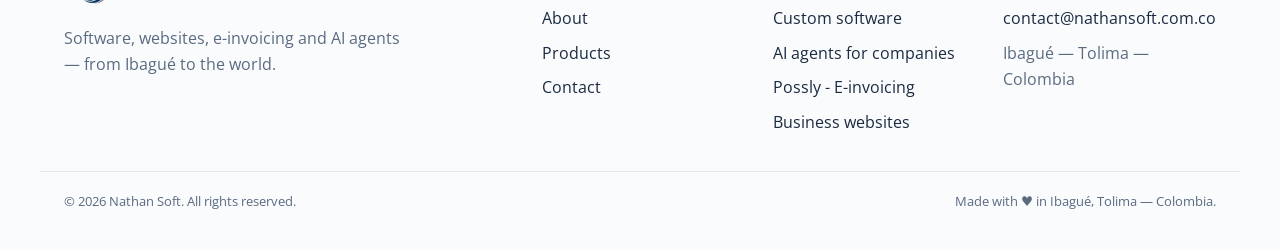
<file: nosotros.html>
<!DOCTYPE html>
<html lang="es">
<head>
  <meta charset="UTF-8" />
  <meta name="viewport" content="width=device-width, initial-scale=1.0" />
  <title data-i18n="meta.title.about">Nosotros | Nathan Soft</title>
  <meta name="description" content="Nathan Soft — Compañía colombiana nacida en Ibagué, Tolima. Conoce nuestros valores, equipo y al fundador, Jonathan Stiven Peña González." />
  <meta name="robots" content="index, follow, max-image-preview:large" />
  <meta name="theme-color" content="#0A2540" />
  <link rel="canonical" href="https://nathansoft.com.co/nosotros" />
  <link rel="alternate" hreflang="es" href="https://nathansoft.com.co/nosotros?lang=es" />
  <link rel="alternate" hreflang="en" href="https://nathansoft.com.co/nosotros?lang=en" />
  <link rel="alternate" hreflang="pt" href="https://nathansoft.com.co/nosotros?lang=pt" />
  <link rel="alternate" hreflang="fr" href="https://nathansoft.com.co/nosotros?lang=fr" />
  <link rel="alternate" hreflang="x-default" href="https://nathansoft.com.co/nosotros" />
  <meta property="og:type" content="website" />
  <meta property="og:title" data-i18n="meta.title.about" content="Nosotros | Nathan Soft" />
  <meta property="og:image" content="https://nathansoft.com.co/assets/img/og-image.jpg" />

  <link rel="icon" type="image/svg+xml" href="assets/img/logo/favicon.svg" />
  <link rel="icon" type="image/png" sizes="32x32" href="assets/img/logo/favicon-32.png" />
  <link rel="apple-touch-icon" sizes="180x180" href="assets/img/logo/apple-touch-180.png" />
  <link rel="apple-touch-icon" sizes="192x192" href="assets/img/logo/apple-touch-192.png" />
  <link rel="apple-touch-icon" sizes="512x512" href="assets/img/logo/apple-touch-512.png" />
  <link rel="mask-icon" href="assets/img/logo/favicon.svg" color="#0A2540" />
  <link rel="manifest" href="manifest.webmanifest" />
  <link rel="preload" href="assets/fonts/montserrat-latin.woff2" as="font" type="font/woff2" crossorigin />
  <link rel="preload" href="assets/fonts/opensans-latin.woff2" as="font" type="font/woff2" crossorigin />
  <link rel="preload" href="assets/img/logo/nathan-soft-logo-web.webp" as="image" type="image/webp" fetchpriority="high" />
  <link rel="stylesheet" href="assets/css/styles.css" />

  <script type="application/ld+json">
  { "@context":"https://schema.org","@type":"BreadcrumbList","itemListElement":[
    {"@type":"ListItem","position":1,"name":"Inicio","item":"https://nathansoft.com.co/"},
    {"@type":"ListItem","position":2,"name":"Nosotros","item":"https://nathansoft.com.co/nosotros"}
  ]}
  </script>
  <script type="application/ld+json">
  {
    "@context":"https://schema.org",
    "@type":"AboutPage",
    "name":"Nosotros — Nathan Soft",
    "url":"https://nathansoft.com.co/nosotros",
    "about":{"@type":"Organization","name":"Nathan Soft","url":"https://nathansoft.com.co/"}
  }
  </script>
</head>
<body data-page="about">
  <a class="skip-link" href="#main" data-i18n="a11y.skip">Saltar al contenido</a>

  <header class="site-header" id="siteHeader">
    <div class="container header-inner">
      <a href="/" class="brand">
        <picture><source type="image/webp" srcset="assets/img/logo/nathan-soft-logo-web.webp" /><img src="assets/img/logo/nathan-soft-logo-web-400.png" alt="Nathan Soft" class="brand-logo" width="200" height="56" decoding="async" fetchpriority="high" loading="eager" /></picture>
      </a>
      <nav class="primary-nav" aria-label="Principal">
        <ul>
          <li><a href="/"      data-i18n="nav.home">Inicio</a></li>
          <li><a href="/servicios"  data-i18n="nav.services">Servicios</a></li>
          <li><a href="/industrias" data-i18n="nav.industries">Industrias</a></li>
          <li><a href="/productos"  data-i18n="nav.products">Productos</a></li>
          <li><a href="/nosotros"   data-i18n="nav.about">Nosotros</a></li>
          <li><a href="/contacto"   data-i18n="nav.contact">Contacto</a></li>
        </ul>
      </nav>
      <div class="header-actions">
        <div class="lang-switch" role="group" aria-label="Idioma">
          <button type="button" class="lang-toggle" id="langToggle" aria-haspopup="listbox" aria-expanded="false">
            <svg viewBox="0 0 24 24" width="16" height="16" fill="none" stroke="currentColor" stroke-width="2"><circle cx="12" cy="12" r="9"/><path d="M3 12h18M12 3a14 14 0 0 1 0 18M12 3a14 14 0 0 0 0 18"/></svg>
            <span id="langLabel">ES</span><span class="caret">▾</span>
          </button>
          <ul class="lang-menu" id="langMenu" role="listbox">
            <li role="option" data-lang="es">🇨🇴 Español</li>
            <li role="option" data-lang="en">🇺🇸 English</li>
            <li role="option" data-lang="pt">🇧🇷 Português</li>
            <li role="option" data-lang="fr">🇫🇷 Français</li>
          </ul>
        </div>
        <a href="/contacto" class="btn btn-primary btn-sm" data-i18n="nav.cta">Cotizar proyecto</a>
        <button class="hamburger" id="hamburger" aria-label="Menú" aria-expanded="false"><span></span><span></span><span></span></button>
      </div>
    </div>
  </header>

  <main id="main">
    <section class="page-hero center">
      <div class="container">
        <div class="breadcrumbs"><a href="/" data-i18n="bc.home">Inicio</a> <span>›</span> <span data-i18n="nav.about">Nosotros</span></div>
        <span class="eyebrow" data-i18n="about.eyebrow">Nacidos en Ibagué, Tolima · Colombia</span>
        <h1 data-i18n="about.title">Tecnología hecha en Colombia, con estándares de clase mundial.</h1>
        <p data-i18n="about.p1">Nathan Soft nació en Ibagué, Tolima, con una idea clara: combinar la disciplina de los grandes equipos de ingeniería del mundo con la cercanía y el compromiso del talento colombiano.</p>
      </div>
    </section>

    <!-- Values -->
    <section class="section">
      <div class="container">
        <header class="section-head">
          <span class="eyebrow" data-i18n="about.values.title">Nuestros valores</span>
          <h2 data-i18n="about.values.title">Nuestros valores</h2>
          <p data-i18n="about.p2">Operamos como un equipo full-remote con presencia en LATAM y atención en español, inglés, portugués y francés.</p>
        </header>
        <ul class="values" style="grid-template-columns: repeat(auto-fit, minmax(220px, 1fr));">
          <li>
            <div class="value-icon"><svg viewBox="0 0 24 24" width="18" height="18" fill="none" stroke="currentColor" stroke-width="2"><path d="M12 22s8-4 8-10V5l-8-3-8 3v7c0 6 8 10 8 10z"/></svg></div>
            <strong data-i18n="about.v1.t">Integridad</strong>
            <span data-i18n="about.v1.p">Honestidad y transparencia en cada entrega.</span>
          </li>
          <li>
            <div class="value-icon"><svg viewBox="0 0 24 24" width="18" height="18" fill="none" stroke="currentColor" stroke-width="2"><path d="M9 18h6M10 22h4M12 2a7 7 0 0 0-4 12.7c.6.5 1 1.3 1 2.1V18h6v-1.2c0-.8.4-1.6 1-2.1A7 7 0 0 0 12 2z"/></svg></div>
            <strong data-i18n="about.v2.t">Innovación</strong>
            <span data-i18n="about.v2.p">Mejora continua en cada entrega.</span>
          </li>
          <li>
            <div class="value-icon"><svg viewBox="0 0 24 24" width="18" height="18" fill="none" stroke="currentColor" stroke-width="2"><circle cx="12" cy="12" r="9"/><path d="M9 12l2 2 4-4"/></svg></div>
            <strong data-i18n="about.v3.t">Calidad</strong>
            <span data-i18n="about.v3.p">Soluciones confiables.</span>
          </li>
          <li>
            <div class="value-icon"><svg viewBox="0 0 24 24" width="18" height="18" fill="none" stroke="currentColor" stroke-width="2"><circle cx="9" cy="7" r="4"/><path d="M23 21v-2a4 4 0 0 0-3-3.87M16 3.13a4 4 0 0 1 0 7.75M2 21v-2a4 4 0 0 1 4-4h6a4 4 0 0 1 4 4v2"/></svg></div>
            <strong data-i18n="about.v4.t">Colaboración</strong>
            <span data-i18n="about.v4.p">Un solo equipo con nuestros clientes.</span>
          </li>
        </ul>
      </div>
    </section>

    <!-- Founder (compact) -->
    <section class="section section-alt">
      <div class="container">
        <header class="section-head">
          <span class="eyebrow" data-i18n="founder.eyebrow">Liderazgo</span>
          <h2 data-i18n="founder.title">Conoce a nuestro fundador</h2>
        </header>
        <div class="founder">
          <div class="founder-avatar" aria-hidden="true"><span>JP</span></div>
          <div>
            <p class="founder-name">Jonathan Stiven Peña González</p>
            <p class="role" data-i18n="founder.role">Fundador y CEO · Sr Software Engineer</p>
            <p class="founder-bio" data-i18n="founder.bio">Ingeniero senior con +8 años construyendo backend y arquitecturas cloud para banca, fintech y retail. Apasionado por la calidad técnica y los productos que mueven indicadores reales.</p>
            <div class="founder-actions">
              <a class="btn btn-primary btn-sm" href="/contacto" data-i18n="founder.cta">Hablar con el equipo</a>
            </div>
          </div>
        </div>
      </div>
    </section>

    <section class="section">
      <div class="container">
        <div class="cta-banner">
          <div>
            <h2 data-i18n="cta.banner.title">¿Listo para construir tu próximo producto?</h2>
            <p data-i18n="cta.banner.text">Cuéntanos tu reto. Te respondemos en menos de 24 horas.</p>
          </div>
          <div class="actions">
            <a href="/contacto" class="btn btn-primary" data-i18n="cta.banner.btn1">Hablar con un experto</a>
          </div>
        </div>
      </div>
    </section>
  </main>

  <footer class="site-footer">
    <div class="container footer-inner">
      <div>
        <a href="/" class="brand brand-footer">
          <picture><source type="image/webp" srcset="assets/img/logo/nathan-soft-logo-web.webp" /><img src="assets/img/logo/nathan-soft-logo-web-400.png" alt="Nathan Soft" class="brand-logo" width="200" height="56" decoding="async" loading="lazy" /></picture>
        </a>
        <p class="footer-tag" data-i18n="footer.tag">Software, páginas web, facturación electrónica y agentes IA — desde Ibagué para el mundo.</p>
      </div>
      <div class="footer-cols">
        <div><p class="footer-col-title" data-i18n="footer.col.company">Compañía</p><ul>
          <li><a href="/nosotros"  data-i18n="nav.about">Nosotros</a></li>
          <li><a href="/productos" data-i18n="nav.products">Productos</a></li>
          <li><a href="/contacto"  data-i18n="nav.contact">Contacto</a></li>
        </ul></div>
        <div><p class="footer-col-title" data-i18n="footer.col.services">Servicios</p><ul>
          <li><a href="/servicios" data-i18n="services.s1.title">Software a la medida</a></li>
          <li><a href="/servicios#agentes-ia-empresas" data-i18n="services.s9.title">Agentes IA para empresas</a></li>
          <li><a href="/servicios#possly-facturacion-electronica" data-i18n="services.s7.title">Possly - Facturación electrónica</a></li>
          <li><a href="/servicios#paginas-web-empresas" data-i18n="services.s8.title">Páginas web para empresas</a></li>
        </ul></div>
        <div><p class="footer-col-title" data-i18n="footer.col.contact">Contacto</p><ul>
            <li><a href="mailto:contact@nathansoft.com.co">contact@nathansoft.com.co</a></li>
            <li>Ibagué — Tolima — Colombia</li>
        </ul></div>
      </div>
    </div>
    <div class="container footer-bottom">
      <p>© <span id="year"></span> Nathan Soft. <span data-i18n="footer.rights">Todos los derechos reservados.</span></p>
      <p data-i18n="footer.madein">Hecho con ♥ en Ibagué, Tolima — Colombia.</p>
    </div>
  </footer>

  <script src="assets/js/translations.js" defer></script>
  <script src="assets/js/i18n.js" defer></script>
  <script src="assets/js/main.js" defer></script>
</body>
</html>
</file>
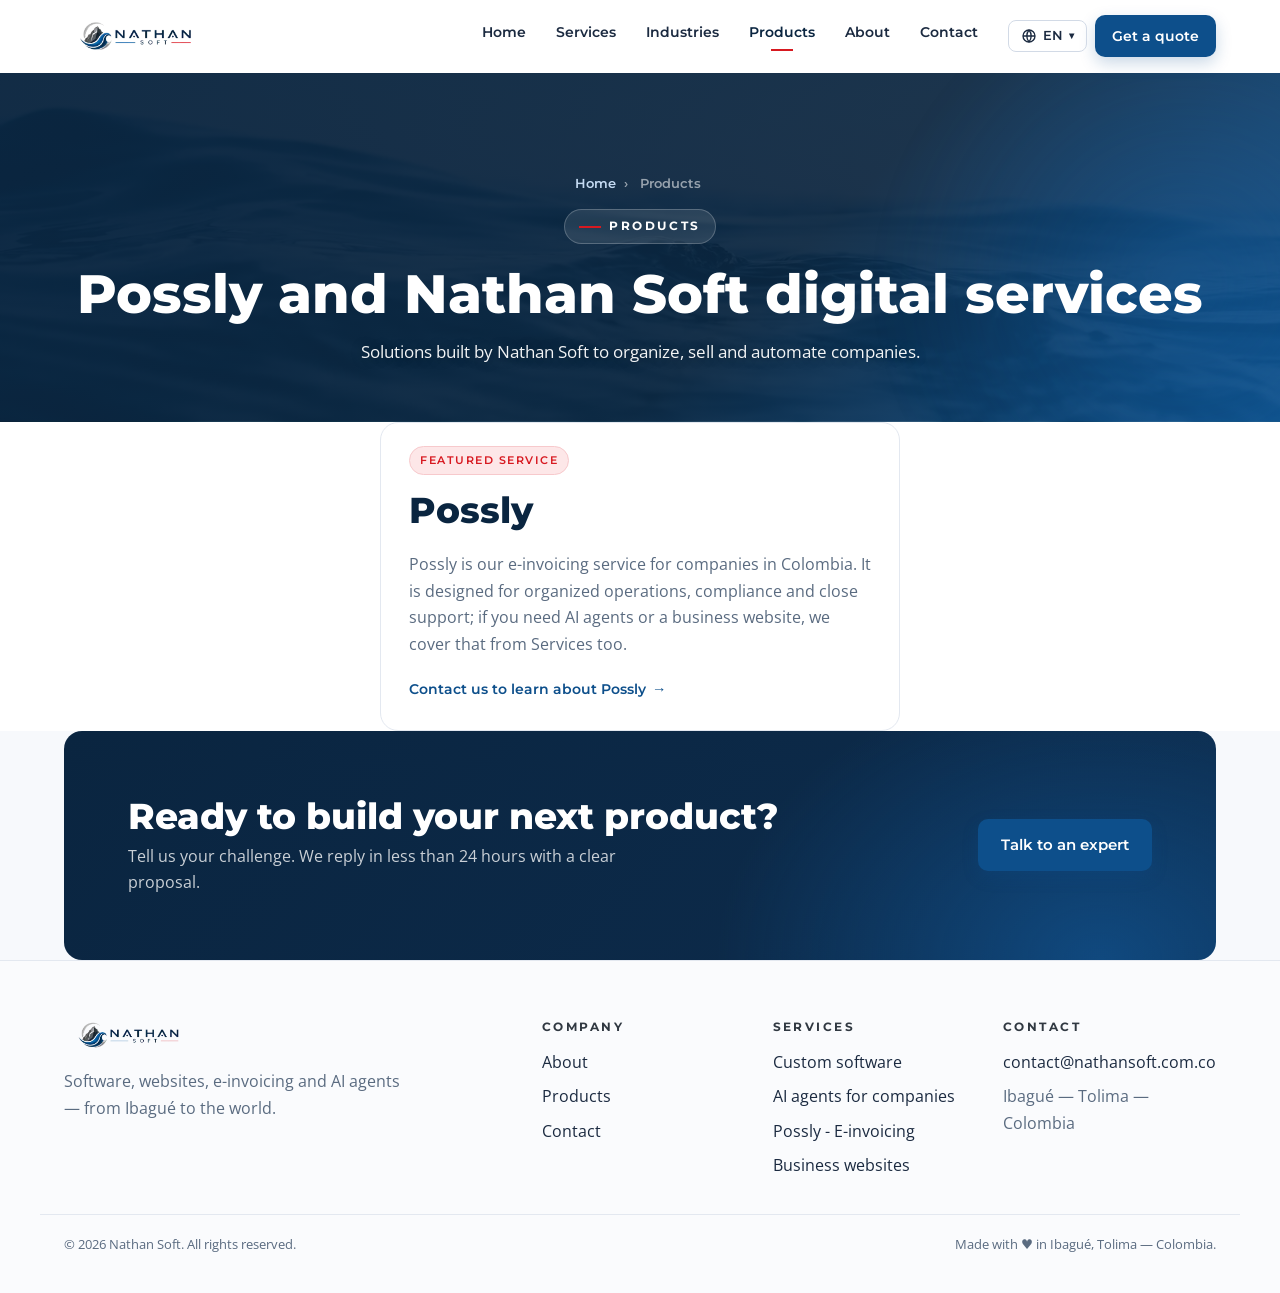
<file: productos.html>
<!DOCTYPE html>
<html lang="es">
<head>
  <meta charset="UTF-8" />
  <meta name="viewport" content="width=device-width, initial-scale=1.0" />
  <title data-i18n="meta.title.products">Possly y servicios digitales | Nathan Soft — Colombia</title>
  <meta name="description" content="Possly — servicio de facturación electrónica de Nathan Soft para empresas en Colombia, junto con páginas web empresariales, agentes IA y desarrollo a la medida." />
  <meta name="robots" content="index, follow, max-image-preview:large" />
  <meta name="theme-color" content="#0A2540" />
  <link rel="canonical" href="https://nathansoft.com.co/productos" />
  <link rel="alternate" hreflang="es" href="https://nathansoft.com.co/productos?lang=es" />
  <link rel="alternate" hreflang="en" href="https://nathansoft.com.co/productos?lang=en" />
  <link rel="alternate" hreflang="pt" href="https://nathansoft.com.co/productos?lang=pt" />
  <link rel="alternate" hreflang="fr" href="https://nathansoft.com.co/productos?lang=fr" />
  <link rel="alternate" hreflang="x-default" href="https://nathansoft.com.co/productos" />
  <meta property="og:type" content="website" />
  <meta property="og:title" data-i18n="meta.title.products" content="Possly y servicios digitales | Nathan Soft — Colombia" />
  <meta property="og:image" content="https://nathansoft.com.co/assets/img/og-image.jpg" />

  <link rel="icon" type="image/svg+xml" href="assets/img/logo/favicon.svg" />
  <link rel="icon" type="image/png" sizes="32x32" href="assets/img/logo/favicon-32.png" />
  <link rel="apple-touch-icon" sizes="180x180" href="assets/img/logo/apple-touch-180.png" />
  <link rel="apple-touch-icon" sizes="192x192" href="assets/img/logo/apple-touch-192.png" />
  <link rel="apple-touch-icon" sizes="512x512" href="assets/img/logo/apple-touch-512.png" />
  <link rel="mask-icon" href="assets/img/logo/favicon.svg" color="#0A2540" />
  <link rel="manifest" href="manifest.webmanifest" />
  <link rel="preload" href="assets/fonts/montserrat-latin.woff2" as="font" type="font/woff2" crossorigin />
  <link rel="preload" href="assets/fonts/opensans-latin.woff2" as="font" type="font/woff2" crossorigin />
  <link rel="preload" href="assets/img/logo/nathan-soft-logo-web.webp" as="image" type="image/webp" fetchpriority="high" />
  <link rel="stylesheet" href="assets/css/styles.css" />

  <script type="application/ld+json">
  { "@context":"https://schema.org","@type":"BreadcrumbList","itemListElement":[
    {"@type":"ListItem","position":1,"name":"Inicio","item":"https://nathansoft.com.co/"},
    {"@type":"ListItem","position":2,"name":"Productos","item":"https://nathansoft.com.co/productos"}
  ]}
  </script>
</head>
<body data-page="products">
  <a class="skip-link" href="#main" data-i18n="a11y.skip">Saltar al contenido</a>

  <header class="site-header" id="siteHeader">
    <div class="container header-inner">
      <a href="/" class="brand">
        <picture><source type="image/webp" srcset="assets/img/logo/nathan-soft-logo-web.webp" /><img src="assets/img/logo/nathan-soft-logo-web-400.png" alt="Nathan Soft" class="brand-logo" width="200" height="56" decoding="async" fetchpriority="high" loading="eager" /></picture>
      </a>
      <nav class="primary-nav" aria-label="Principal">
        <ul>
          <li><a href="/"      data-i18n="nav.home">Inicio</a></li>
          <li><a href="/servicios"  data-i18n="nav.services">Servicios</a></li>
          <li><a href="/industrias" data-i18n="nav.industries">Industrias</a></li>
          <li><a href="/productos"  data-i18n="nav.products">Productos</a></li>
          <li><a href="/nosotros"   data-i18n="nav.about">Nosotros</a></li>
          <li><a href="/contacto"   data-i18n="nav.contact">Contacto</a></li>
        </ul>
      </nav>
      <div class="header-actions">
        <div class="lang-switch" role="group" aria-label="Idioma">
          <button type="button" class="lang-toggle" id="langToggle" aria-haspopup="listbox" aria-expanded="false">
            <svg viewBox="0 0 24 24" width="16" height="16" fill="none" stroke="currentColor" stroke-width="2"><circle cx="12" cy="12" r="9"/><path d="M3 12h18M12 3a14 14 0 0 1 0 18M12 3a14 14 0 0 0 0 18"/></svg>
            <span id="langLabel">ES</span><span class="caret">▾</span>
          </button>
          <ul class="lang-menu" id="langMenu" role="listbox">
            <li role="option" data-lang="es">🇨🇴 Español</li>
            <li role="option" data-lang="en">🇺🇸 English</li>
            <li role="option" data-lang="pt">🇧🇷 Português</li>
            <li role="option" data-lang="fr">🇫🇷 Français</li>
          </ul>
        </div>
        <a href="/contacto" class="btn btn-primary btn-sm" data-i18n="nav.cta">Cotizar proyecto</a>
        <button class="hamburger" id="hamburger" aria-label="Menú" aria-expanded="false"><span></span><span></span><span></span></button>
      </div>
    </div>
  </header>

  <main id="main">
    <section class="page-hero center">
      <div class="container">
        <div class="breadcrumbs"><a href="/" data-i18n="bc.home">Inicio</a> <span>›</span> <span data-i18n="nav.products">Productos</span></div>
        <span class="eyebrow" data-i18n="products.eyebrow">Productos</span>
        <h1 data-i18n="products.title">Possly y servicios digitales Nathan Soft</h1>
        <p data-i18n="products.subtitle">Soluciones creadas por Nathan Soft para ordenar, vender y automatizar empresas.</p>
      </div>
    </section>

    <section class="section">
      <div class="container">
        <div class="grid-cards" style="grid-template-columns: minmax(0, 520px); justify-content: center;">
          <article class="card product-card">
            <span class="badge accent" data-i18n="products.p1.badge">Servicio destacado</span>
            <h2 data-i18n="products.p1.title">Possly</h2>
            <p data-i18n="products.p1.desc">Possly es nuestro servicio de facturación electrónica para empresas en Colombia. Está pensado para operar con orden, cumplimiento y soporte cercano; si necesitas agentes IA o una página web empresarial, también lo cubrimos desde Servicios.</p>
            <div style="margin-top: 18px;">
              <a class="link-arrow" href="/contacto" data-i18n="products.p1.cta">Contáctanos para conocer Possly</a>
            </div>
          </article>
        </div>
      </div>
    </section>

    <section class="section section-alt">
      <div class="container">
        <div class="cta-banner">
          <div>
            <h2 data-i18n="cta.banner.title">¿Listo para construir tu próximo producto?</h2>
            <p data-i18n="cta.banner.text">Cuéntanos tu reto. Te respondemos en menos de 24 horas.</p>
          </div>
          <div class="actions">
            <a href="/contacto" class="btn btn-primary" data-i18n="cta.banner.btn1">Hablar con un experto</a>
          </div>
        </div>
      </div>
    </section>
  </main>

  <footer class="site-footer">
    <div class="container footer-inner">
      <div>
        <a href="/" class="brand brand-footer">
          <picture><source type="image/webp" srcset="assets/img/logo/nathan-soft-logo-web.webp" /><img src="assets/img/logo/nathan-soft-logo-web-400.png" alt="Nathan Soft" class="brand-logo" width="200" height="56" decoding="async" loading="lazy" /></picture>
        </a>
        <p class="footer-tag" data-i18n="footer.tag">Software, páginas web, facturación electrónica y agentes IA — desde Ibagué para el mundo.</p>
      </div>
      <div class="footer-cols">
        <div><p class="footer-col-title" data-i18n="footer.col.company">Compañía</p><ul>
          <li><a href="/nosotros"  data-i18n="nav.about">Nosotros</a></li>
          <li><a href="/productos" data-i18n="nav.products">Productos</a></li>
          <li><a href="/contacto"  data-i18n="nav.contact">Contacto</a></li>
        </ul></div>
        <div><p class="footer-col-title" data-i18n="footer.col.services">Servicios</p><ul>
          <li><a href="/servicios" data-i18n="services.s1.title">Software a la medida</a></li>
          <li><a href="/servicios#agentes-ia-empresas" data-i18n="services.s9.title">Agentes IA para empresas</a></li>
          <li><a href="/servicios#possly-facturacion-electronica" data-i18n="services.s7.title">Possly - Facturación electrónica</a></li>
          <li><a href="/servicios#paginas-web-empresas" data-i18n="services.s8.title">Páginas web para empresas</a></li>
        </ul></div>
        <div><p class="footer-col-title" data-i18n="footer.col.contact">Contacto</p><ul>
          <li><a href="mailto:contact@nathansoft.com.co">contact@nathansoft.com.co</a></li>
          <li>Ibagué — Tolima — Colombia</li>
        </ul></div>
      </div>
    </div>
    <div class="container footer-bottom">
      <p>© <span id="year"></span> Nathan Soft. <span data-i18n="footer.rights">Todos los derechos reservados.</span></p>
      <p data-i18n="footer.madein">Hecho con ♥ en Ibagué, Tolima — Colombia.</p>
    </div>
  </footer>

  <script src="assets/js/translations.js" defer></script>
  <script src="assets/js/i18n.js" defer></script>
  <script src="assets/js/main.js" defer></script>
</body>
</html>
</file>
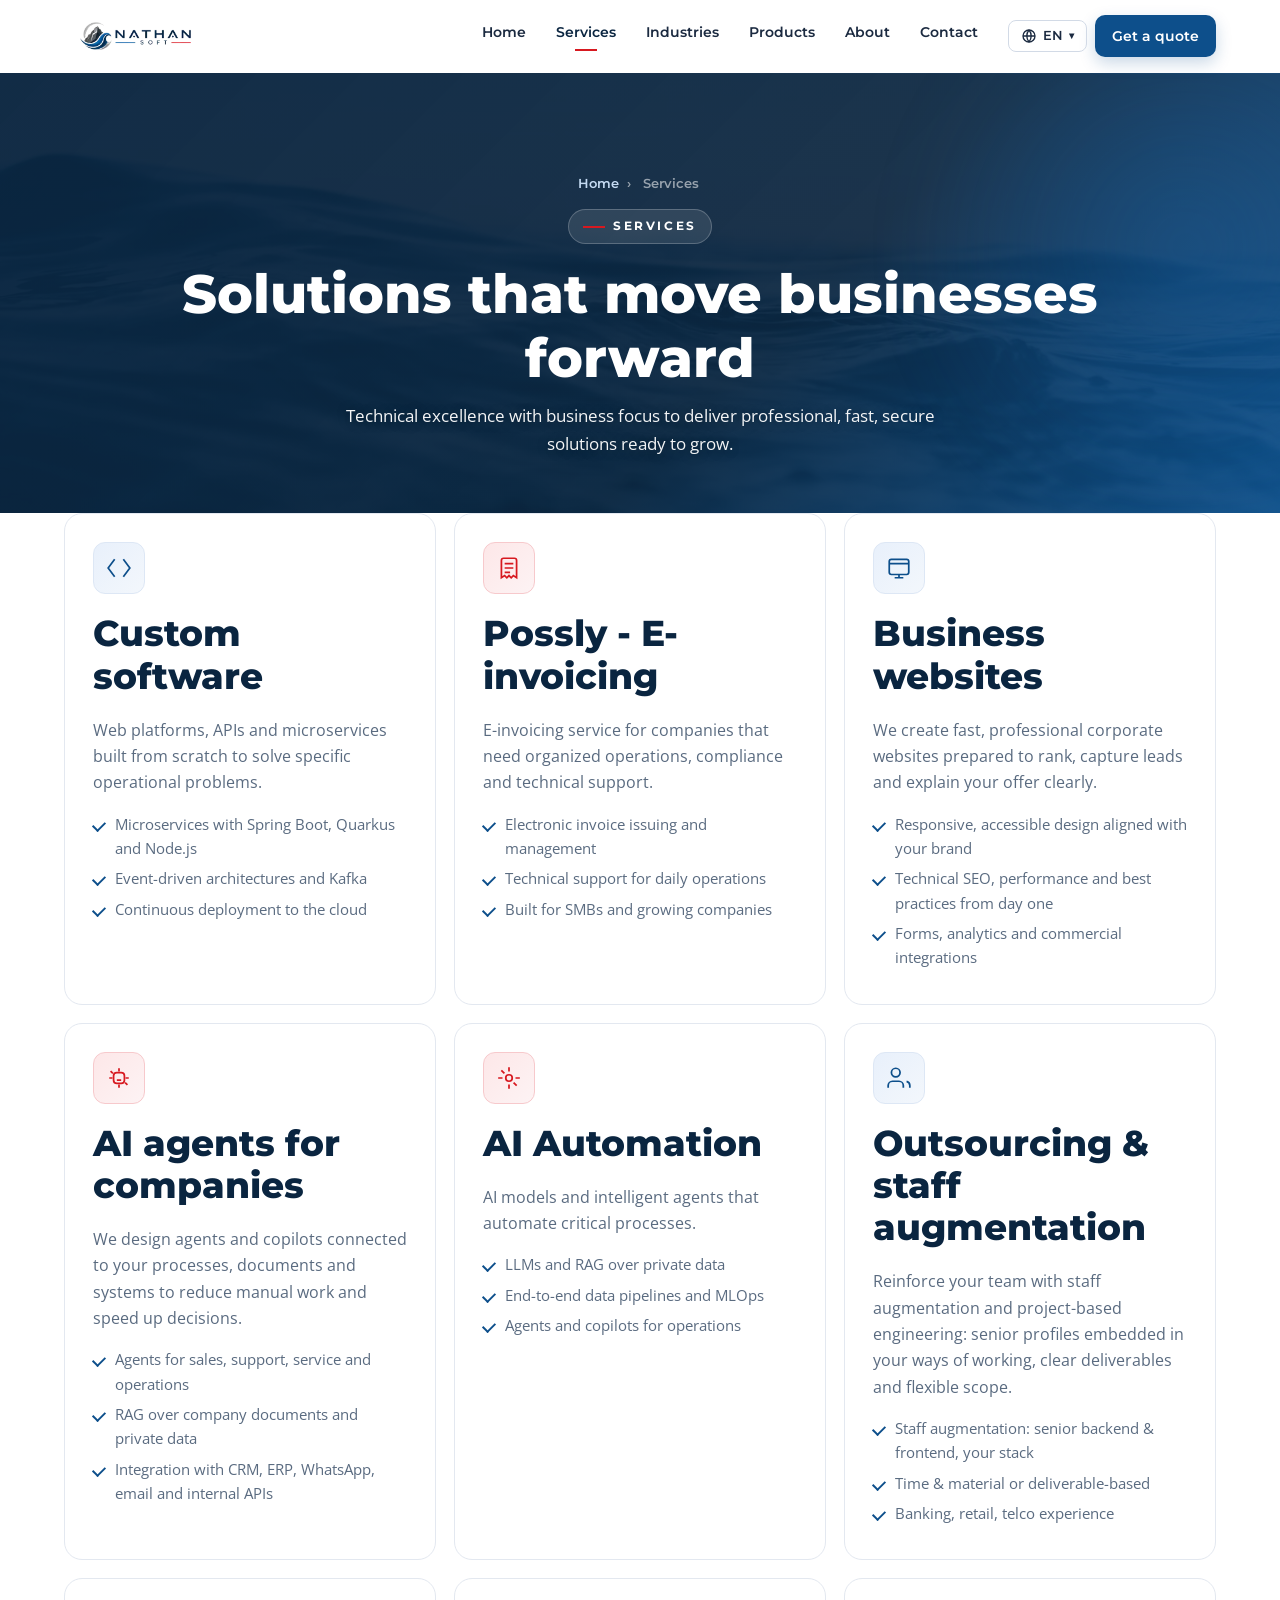
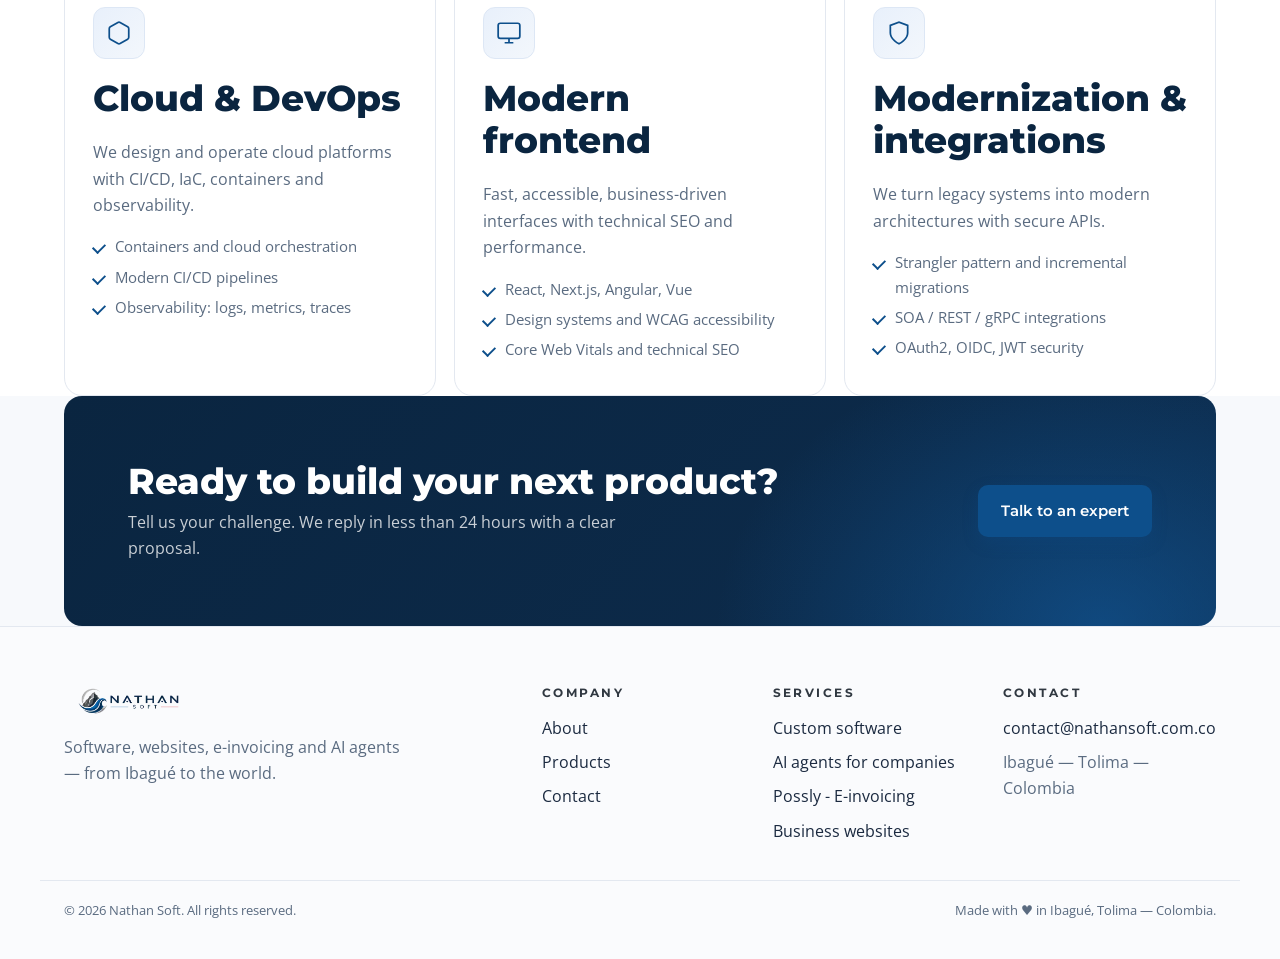
<file: servicios.html>
<!DOCTYPE html>
<html lang="es">
<head>
  <meta charset="UTF-8" />
  <meta name="viewport" content="width=device-width, initial-scale=1.0" />
  <title data-i18n="meta.title.services">Servicios profesionales | Nathan Soft</title>
  <meta name="description" content="Servicios de Nathan Soft: software a la medida, Possly facturación electrónica, páginas web empresariales, agentes IA, outsourcing, cloud y modernización." />
  <meta name="robots" content="index, follow, max-image-preview:large" />
  <meta name="theme-color" content="#0A2540" />
  <link rel="canonical" href="https://nathansoft.com.co/servicios" />
  <link rel="alternate" hreflang="es" href="https://nathansoft.com.co/servicios?lang=es" />
  <link rel="alternate" hreflang="en" href="https://nathansoft.com.co/servicios?lang=en" />
  <link rel="alternate" hreflang="pt" href="https://nathansoft.com.co/servicios?lang=pt" />
  <link rel="alternate" hreflang="fr" href="https://nathansoft.com.co/servicios?lang=fr" />
  <link rel="alternate" hreflang="x-default" href="https://nathansoft.com.co/servicios" />

  <meta property="og:type" content="website" />
  <meta property="og:url" content="https://nathansoft.com.co/servicios" />
  <meta property="og:title" data-i18n="meta.title.services" content="Servicios profesionales | Nathan Soft" />
  <meta property="og:description" content="Software a la medida, Possly, páginas web empresariales, agentes IA, outsourcing y cloud." />
  <meta property="og:image" content="https://nathansoft.com.co/assets/img/og-image.jpg" />

  <link rel="icon" type="image/svg+xml" href="assets/img/logo/favicon.svg" />
  <link rel="icon" type="image/png" sizes="32x32" href="assets/img/logo/favicon-32.png" />
  <link rel="apple-touch-icon" sizes="180x180" href="assets/img/logo/apple-touch-180.png" />
  <link rel="apple-touch-icon" sizes="192x192" href="assets/img/logo/apple-touch-192.png" />
  <link rel="apple-touch-icon" sizes="512x512" href="assets/img/logo/apple-touch-512.png" />
  <link rel="mask-icon" href="assets/img/logo/favicon.svg" color="#0A2540" />
  <link rel="manifest" href="manifest.webmanifest" />
  <link rel="preload" href="assets/fonts/montserrat-latin.woff2" as="font" type="font/woff2" crossorigin />
  <link rel="preload" href="assets/fonts/opensans-latin.woff2" as="font" type="font/woff2" crossorigin />
  <link rel="preload" href="assets/img/logo/nathan-soft-logo-web.webp" as="image" type="image/webp" fetchpriority="high" />
  <link rel="stylesheet" href="assets/css/styles.css" />

  <script type="application/ld+json">
  {
    "@context":"https://schema.org",
    "@type":"BreadcrumbList",
    "itemListElement":[
      {"@type":"ListItem","position":1,"name":"Inicio","item":"https://nathansoft.com.co/"},
      {"@type":"ListItem","position":2,"name":"Servicios","item":"https://nathansoft.com.co/servicios"}
    ]
  }
  </script>
  <script type="application/ld+json">
  {
    "@context":"https://schema.org",
    "@type":"Service",
    "provider":{"@type":"Organization","name":"Nathan Soft","url":"https://nathansoft.com.co/"},
    "areaServed":"Worldwide",
    "name":"Servicios profesionales de tecnología",
    "description":"Software a la medida, Possly para facturación electrónica, creación de páginas web para empresas, creación de agentes IA, automatización, outsourcing tecnológico, cloud & DevOps, frontend moderno, modernización e integraciones.",
    "hasOfferCatalog":{
      "@type":"OfferCatalog",
      "name":"Servicios Nathan Soft",
      "itemListElement":[
        {"@type":"Offer","itemOffered":{"@type":"Service","name":"Software a la medida"}},
        {"@type":"Offer","itemOffered":{"@type":"Service","name":"Possly - facturación electrónica"}},
        {"@type":"Offer","itemOffered":{"@type":"Service","name":"Creación de páginas web para empresas"}},
        {"@type":"Offer","itemOffered":{"@type":"Service","name":"Creación de agentes IA para empresas"}},
        {"@type":"Offer","itemOffered":{"@type":"Service","name":"Automatización con IA"}},
        {"@type":"Offer","itemOffered":{"@type":"Service","name":"Outsourcing y staff augmentation"}},
        {"@type":"Offer","itemOffered":{"@type":"Service","name":"Cloud & DevOps"}},
        {"@type":"Offer","itemOffered":{"@type":"Service","name":"Frontend moderno"}},
        {"@type":"Offer","itemOffered":{"@type":"Service","name":"Modernización e integraciones"}}
      ]
    }
  }
  </script>
</head>
<body data-page="services">
  <a class="skip-link" href="#main" data-i18n="a11y.skip">Saltar al contenido</a>

  <header class="site-header" id="siteHeader">
    <div class="container header-inner">
      <a href="/" class="brand">
        <picture><source type="image/webp" srcset="assets/img/logo/nathan-soft-logo-web.webp" /><img src="assets/img/logo/nathan-soft-logo-web-400.png" alt="Nathan Soft" class="brand-logo" width="200" height="56" decoding="async" fetchpriority="high" loading="eager" /></picture>
      </a>
      <nav class="primary-nav" aria-label="Principal">
        <ul>
          <li><a href="/"      data-i18n="nav.home">Inicio</a></li>
          <li><a href="/servicios"  data-i18n="nav.services">Servicios</a></li>
          <li><a href="/industrias" data-i18n="nav.industries">Industrias</a></li>
          <li><a href="/productos"  data-i18n="nav.products">Productos</a></li>
          <li><a href="/nosotros"   data-i18n="nav.about">Nosotros</a></li>
          <li><a href="/contacto"   data-i18n="nav.contact">Contacto</a></li>
        </ul>
      </nav>
      <div class="header-actions">
        <div class="lang-switch" role="group" aria-label="Idioma">
          <button type="button" class="lang-toggle" id="langToggle" aria-haspopup="listbox" aria-expanded="false">
            <svg viewBox="0 0 24 24" width="16" height="16" fill="none" stroke="currentColor" stroke-width="2"><circle cx="12" cy="12" r="9"/><path d="M3 12h18M12 3a14 14 0 0 1 0 18M12 3a14 14 0 0 0 0 18"/></svg>
            <span id="langLabel">ES</span><span class="caret">▾</span>
          </button>
          <ul class="lang-menu" id="langMenu" role="listbox">
            <li role="option" data-lang="es">🇨🇴 Español</li>
            <li role="option" data-lang="en">🇺🇸 English</li>
            <li role="option" data-lang="pt">🇧🇷 Português</li>
            <li role="option" data-lang="fr">🇫🇷 Français</li>
          </ul>
        </div>
        <a href="/contacto" class="btn btn-primary btn-sm" data-i18n="nav.cta">Cotizar proyecto</a>
        <button class="hamburger" id="hamburger" aria-label="Menú" aria-expanded="false"><span></span><span></span><span></span></button>
      </div>
    </div>
  </header>

  <main id="main">
    <section class="page-hero center">
      <div class="container">
        <div class="breadcrumbs"><a href="/" data-i18n="bc.home">Inicio</a> <span>›</span> <span data-i18n="nav.services">Servicios</span></div>
        <span class="eyebrow" data-i18n="services.eyebrow">Servicios</span>
        <h1 data-i18n="services.title">Soluciones que impulsan negocios</h1>
        <p data-i18n="services.subtitle">Combinamos excelencia técnica con un enfoque centrado en cliente para entregar productos confiables, escalables y listos para el futuro.</p>
      </div>
    </section>

    <section class="section">
      <div class="container">
        <div class="grid-cards">
          <article class="card" id="software-a-la-medida">
            <div class="card-icon"><svg viewBox="0 0 24 24" width="26" height="26" fill="none" stroke="currentColor" stroke-width="1.6"><path d="M8 4l-6 8 6 8M16 4l6 8-6 8"/></svg></div>
            <h2 data-i18n="services.s1.title">Software a la medida</h2>
            <p data-i18n="services.s1.desc">Plataformas web, APIs y microservicios diseñados desde cero.</p>
            <ul class="check-list">
              <li data-i18n="services.s1.b1">Microservicios con Spring Boot, Quarkus y Node.js</li>
              <li data-i18n="services.s1.b2">Arquitecturas event-driven y Kafka</li>
              <li data-i18n="services.s1.b3">Despliegue continuo en AWS, Azure y GCP</li>
            </ul>
          </article>

          <article class="card" id="possly-facturacion-electronica">
            <div class="card-icon accent"><svg viewBox="0 0 24 24" width="26" height="26" fill="none" stroke="currentColor" stroke-width="1.6"><path d="M7 3h10a2 2 0 0 1 2 2v16l-3-2-2 2-2-2-2 2-2-2-3 2V5a2 2 0 0 1 2-2z"/><path d="M8 8h8M8 12h8M8 16h5"/></svg></div>
            <h2 data-i18n="services.s7.title">Possly - Facturación electrónica</h2>
            <p data-i18n="services.s7.desc">Servicio de facturación electrónica para empresas que necesitan operar con orden, cumplimiento y respaldo tecnológico.</p>
            <ul class="check-list">
              <li data-i18n="services.s7.b1">Emisión y gestión de facturas electrónicas</li>
              <li data-i18n="services.s7.b2">Acompañamiento técnico para operación diaria</li>
              <li data-i18n="services.s7.b3">Enfoque para PyMEs y empresas en crecimiento</li>
            </ul>
          </article>

          <article class="card" id="paginas-web-empresas">
            <div class="card-icon"><svg viewBox="0 0 24 24" width="26" height="26" fill="none" stroke="currentColor" stroke-width="1.6"><rect x="3" y="4" width="18" height="14" rx="2"/><path d="M3 8h18M8 21h8M12 18v3"/></svg></div>
            <h2 data-i18n="services.s8.title">Páginas web para empresas</h2>
            <p data-i18n="services.s8.desc">Creamos sitios corporativos rápidos, profesionales y preparados para posicionarse, captar prospectos y explicar mejor tu oferta.</p>
            <ul class="check-list">
              <li data-i18n="services.s8.b1">Diseño responsive, accesible y alineado a tu marca</li>
              <li data-i18n="services.s8.b2">SEO técnico, rendimiento y buenas prácticas desde el inicio</li>
              <li data-i18n="services.s8.b3">Formularios, analítica e integraciones comerciales</li>
            </ul>
          </article>

          <article class="card" id="agentes-ia-empresas">
            <div class="card-icon accent"><svg viewBox="0 0 24 24" width="26" height="26" fill="none" stroke="currentColor" stroke-width="1.6"><path d="M12 3v3M12 18v3M4.22 5.64l2.12 2.12M17.66 16.24l2.12 2.12M3 12h3M18 12h3"/><rect x="7" y="7" width="10" height="10" rx="3"/><path d="M10 11h.01M14 11h.01M10 14h4"/></svg></div>
            <h2 data-i18n="services.s9.title">Agentes IA para empresas</h2>
            <p data-i18n="services.s9.desc">Diseñamos agentes y copilotos conectados a tus procesos, documentos y sistemas para reducir trabajo manual y acelerar decisiones.</p>
            <ul class="check-list">
              <li data-i18n="services.s9.b1">Agentes para atención, ventas, soporte y operaciones</li>
              <li data-i18n="services.s9.b2">RAG sobre documentos y datos privados de la empresa</li>
              <li data-i18n="services.s9.b3">Integración con CRM, ERP, WhatsApp, correo y APIs internas</li>
            </ul>
          </article>

          <article class="card" id="automatizacion-ia">
            <div class="card-icon accent"><svg viewBox="0 0 24 24" width="26" height="26" fill="none" stroke="currentColor" stroke-width="1.6"><path d="M12 2v4M12 18v4M4.93 4.93l2.83 2.83M16.24 16.24l2.83 2.83M2 12h4M18 12h4"/><circle cx="12" cy="12" r="3"/></svg></div>
            <h2 data-i18n="services.s2.title">Automatización con IA</h2>
            <p data-i18n="services.s2.desc">Modelos de IA y agentes que automatizan procesos críticos.</p>
            <ul class="check-list">
              <li data-i18n="services.s2.b1">LLMs y RAG sobre datos privados</li>
              <li data-i18n="services.s2.b2">Pipelines de datos y MLOps end-to-end</li>
              <li data-i18n="services.s2.b3">Agentes y copilotos para áreas operativas</li>
            </ul>
          </article>

          <article class="card" id="outsourcing-staff-augmentation">
            <div class="card-icon"><svg viewBox="0 0 24 24" width="26" height="26" fill="none" stroke="currentColor" stroke-width="1.6"><path d="M16 21v-2a4 4 0 0 0-4-4H6a4 4 0 0 0-4 4v2"/><circle cx="9" cy="7" r="4"/><path d="M22 21v-2a4 4 0 0 0-3-3.87"/></svg></div>
            <h2 data-i18n="services.s3.title">Outsourcing y staff augmentation</h2>
            <p data-i18n="services.s3.desc">Refuerza tu equipo con staff augmentation e ingeniería por proyectos.</p>
            <ul class="check-list">
              <li data-i18n="services.s3.b1">Staff augmentation: backend y frontend senior según tu stack</li>
              <li data-i18n="services.s3.b2">Modelo time & material o por entregables</li>
              <li data-i18n="services.s3.b3">Experiencia en banca, retail y telecom</li>
            </ul>
          </article>

          <article class="card" id="cloud-devops">
            <div class="card-icon"><svg viewBox="0 0 24 24" width="26" height="26" fill="none" stroke="currentColor" stroke-width="1.6"><path d="M21 16V8a2 2 0 0 0-1-1.73l-7-4a2 2 0 0 0-2 0l-7 4A2 2 0 0 0 3 8v8a2 2 0 0 0 1 1.73l7 4a2 2 0 0 0 2 0l7-4A2 2 0 0 0 21 16z"/></svg></div>
            <h2 data-i18n="services.s4.title">Cloud & DevOps</h2>
            <p data-i18n="services.s4.desc">Plataformas en la nube con CI/CD, IaC, contenedores y observabilidad.</p>
            <ul class="check-list">
              <li data-i18n="services.s4.b1">Kubernetes, OpenShift, Docker</li>
              <li data-i18n="services.s4.b2">CI/CD con Azure DevOps, GitHub Actions, GitLab</li>
              <li data-i18n="services.s4.b3">Observabilidad: logs, métricas, trazas</li>
            </ul>
          </article>

          <article class="card" id="frontend-moderno">
            <div class="card-icon"><svg viewBox="0 0 24 24" width="26" height="26" fill="none" stroke="currentColor" stroke-width="1.6"><rect x="2" y="3" width="20" height="14" rx="2"/><path d="M8 21h8M12 17v4"/></svg></div>
            <h2 data-i18n="services.s5.title">Frontend moderno</h2>
            <p data-i18n="services.s5.desc">Interfaces rápidas, accesibles y centradas en negocio.</p>
            <ul class="check-list">
              <li data-i18n="services.s5.b1">React, Next.js, Angular, Vue</li>
              <li data-i18n="services.s5.b2">Diseño de sistemas y accesibilidad WCAG</li>
              <li data-i18n="services.s5.b3">Core Web Vitals y SEO técnico</li>
            </ul>
          </article>

          <article class="card" id="modernizacion-integraciones">
            <div class="card-icon"><svg viewBox="0 0 24 24" width="26" height="26" fill="none" stroke="currentColor" stroke-width="1.6"><path d="M12 22s8-4 8-10V5l-8-3-8 3v7c0 6 8 10 8 10z"/></svg></div>
            <h2 data-i18n="services.s6.title">Modernización e integraciones</h2>
            <p data-i18n="services.s6.desc">Convertimos sistemas legados en arquitecturas modernas.</p>
            <ul class="check-list">
              <li data-i18n="services.s6.b1">Strangler pattern y migraciones incrementales</li>
              <li data-i18n="services.s6.b2">Integraciones SOA / REST / gRPC</li>
              <li data-i18n="services.s6.b3">Seguridad OAuth2, OIDC, JWT</li>
            </ul>
          </article>
        </div>
      </div>
    </section>

    <section class="section section-alt">
      <div class="container">
        <div class="cta-banner">
          <div>
            <h2 data-i18n="cta.banner.title">¿Listo para construir tu próximo producto?</h2>
            <p data-i18n="cta.banner.text">Cuéntanos tu reto. Te respondemos en menos de 24 horas con una propuesta clara.</p>
          </div>
          <div class="actions">
            <a href="/contacto" class="btn btn-primary" data-i18n="cta.banner.btn1">Hablar con un experto</a>
          </div>
        </div>
      </div>
    </section>
  </main>

  <footer class="site-footer">
    <div class="container footer-inner">
      <div>
        <a href="/" class="brand brand-footer">
          <picture><source type="image/webp" srcset="assets/img/logo/nathan-soft-logo-web.webp" /><img src="assets/img/logo/nathan-soft-logo-web-400.png" alt="Nathan Soft" class="brand-logo" width="200" height="56" decoding="async" loading="lazy" /></picture>
        </a>
        <p class="footer-tag" data-i18n="footer.tag">Software, páginas web, facturación electrónica y agentes IA — desde Ibagué para el mundo.</p>
      </div>
      <div class="footer-cols">
        <div><p class="footer-col-title" data-i18n="footer.col.company">Compañía</p><ul>
          <li><a href="/nosotros"  data-i18n="nav.about">Nosotros</a></li>
          <li><a href="/productos" data-i18n="nav.products">Productos</a></li>
          <li><a href="/contacto"  data-i18n="nav.contact">Contacto</a></li>
        </ul></div>
        <div><p class="footer-col-title" data-i18n="footer.col.services">Servicios</p><ul>
          <li><a href="/servicios" data-i18n="services.s1.title">Software a la medida</a></li>
          <li><a href="/servicios#agentes-ia-empresas" data-i18n="services.s9.title">Agentes IA para empresas</a></li>
          <li><a href="/servicios#possly-facturacion-electronica" data-i18n="services.s7.title">Possly - Facturación electrónica</a></li>
          <li><a href="/servicios#paginas-web-empresas" data-i18n="services.s8.title">Páginas web para empresas</a></li>
        </ul></div>
        <div><p class="footer-col-title" data-i18n="footer.col.contact">Contacto</p><ul>
          <li><a href="mailto:contact@nathansoft.com.co">contact@nathansoft.com.co</a></li>
          <li>Ibagué — Tolima — Colombia</li>
        </ul></div>
      </div>
    </div>
    <div class="container footer-bottom">
      <p>© <span id="year"></span> Nathan Soft. <span data-i18n="footer.rights">Todos los derechos reservados.</span></p>
      <p data-i18n="footer.madein">Hecho con ♥ en Ibagué, Tolima — Colombia.</p>
    </div>
  </footer>

  <script src="assets/js/translations.js" defer></script>
  <script src="assets/js/i18n.js" defer></script>
  <script src="assets/js/main.js" defer></script>
</body>
</html>
</file>
<file: assets/css/styles.css>
/* Self-hosted Google Fonts subsets (latin + latin-ext): Montserrat 600–800, Open Sans 400,600 */

@font-face {
  font-family: 'Montserrat';
  font-style: normal;
  font-weight: 600;
  font-display: swap;
  src: url(../fonts/montserrat-latin-ext.woff2) format('woff2');
  unicode-range: U+0100-02BA, U+02BD-02C5, U+02C7-02CC, U+02CE-02D7, U+02DD-02FF, U+0304, U+0308, U+0329, U+1D00-1DBF, U+1E00-1E9F, U+1EF2-1EFF, U+2020, U+20A0-20AB, U+20AD-20C0, U+2113, U+2C60-2C7F, U+A720-A7FF;
}
@font-face {
  font-family: 'Montserrat';
  font-style: normal;
  font-weight: 600;
  font-display: swap;
  src: url(../fonts/montserrat-latin.woff2) format('woff2');
  unicode-range: U+0000-00FF, U+0131, U+0152-0153, U+02BB-02BC, U+02C6, U+02DA, U+02DC, U+0304, U+0308, U+0329, U+2000-206F, U+20AC, U+2122, U+2191, U+2193, U+2212, U+2215, U+FEFF, U+FFFD;
}
@font-face {
  font-family: 'Montserrat';
  font-style: normal;
  font-weight: 700;
  font-display: swap;
  src: url(../fonts/montserrat-latin-ext.woff2) format('woff2');
  unicode-range: U+0100-02BA, U+02BD-02C5, U+02C7-02CC, U+02CE-02D7, U+02DD-02FF, U+0304, U+0308, U+0329, U+1D00-1DBF, U+1E00-1E9F, U+1EF2-1EFF, U+2020, U+20A0-20AB, U+20AD-20C0, U+2113, U+2C60-2C7F, U+A720-A7FF;
}
@font-face {
  font-family: 'Montserrat';
  font-style: normal;
  font-weight: 700;
  font-display: swap;
  src: url(../fonts/montserrat-latin.woff2) format('woff2');
  unicode-range: U+0000-00FF, U+0131, U+0152-0153, U+02BB-02BC, U+02C6, U+02DA, U+02DC, U+0304, U+0308, U+0329, U+2000-206F, U+20AC, U+2122, U+2191, U+2193, U+2212, U+2215, U+FEFF, U+FFFD;
}
@font-face {
  font-family: 'Montserrat';
  font-style: normal;
  font-weight: 800;
  font-display: swap;
  src: url(../fonts/montserrat-latin-ext.woff2) format('woff2');
  unicode-range: U+0100-02BA, U+02BD-02C5, U+02C7-02CC, U+02CE-02D7, U+02DD-02FF, U+0304, U+0308, U+0329, U+1D00-1DBF, U+1E00-1E9F, U+1EF2-1EFF, U+2020, U+20A0-20AB, U+20AD-20C0, U+2113, U+2C60-2C7F, U+A720-A7FF;
}
@font-face {
  font-family: 'Montserrat';
  font-style: normal;
  font-weight: 800;
  font-display: swap;
  src: url(../fonts/montserrat-latin.woff2) format('woff2');
  unicode-range: U+0000-00FF, U+0131, U+0152-0153, U+02BB-02BC, U+02C6, U+02DA, U+02DC, U+0304, U+0308, U+0329, U+2000-206F, U+20AC, U+2122, U+2191, U+2193, U+2212, U+2215, U+FEFF, U+FFFD;
}

@font-face {
  font-family: 'Open Sans';
  font-style: normal;
  font-weight: 400;
  font-stretch: 100%;
  font-display: swap;
  src: url(../fonts/opensans-latin-ext.woff2) format('woff2');
  unicode-range: U+0100-02BA, U+02BD-02C5, U+02C7-02CC, U+02CE-02D7, U+02DD-02FF, U+0304, U+0308, U+0329, U+1D00-1DBF, U+1E00-1E9F, U+1EF2-1EFF, U+2020, U+20A0-20AB, U+20AD-20C0, U+2113, U+2C60-2C7F, U+A720-A7FF;
}
@font-face {
  font-family: 'Open Sans';
  font-style: normal;
  font-weight: 400;
  font-stretch: 100%;
  font-display: swap;
  src: url(../fonts/opensans-latin.woff2) format('woff2');
  unicode-range: U+0000-00FF, U+0131, U+0152-0153, U+02BB-02BC, U+02C6, U+02DA, U+02DC, U+0304, U+0308, U+0329, U+2000-206F, U+20AC, U+2122, U+2191, U+2193, U+2212, U+2215, U+FEFF, U+FFFD;
}
@font-face {
  font-family: 'Open Sans';
  font-style: normal;
  font-weight: 600;
  font-stretch: 100%;
  font-display: swap;
  src: url(../fonts/opensans-latin-ext.woff2) format('woff2');
  unicode-range: U+0100-02BA, U+02BD-02C5, U+02C7-02CC, U+02CE-02D7, U+02DD-02FF, U+0304, U+0308, U+0329, U+1D00-1DBF, U+1E00-1E9F, U+1EF2-1EFF, U+2020, U+20A0-20AB, U+20AD-20C0, U+2113, U+2C60-2C7F, U+A720-A7FF;
}
@font-face {
  font-family: 'Open Sans';
  font-style: normal;
  font-weight: 600;
  font-stretch: 100%;
  font-display: swap;
  src: url(../fonts/opensans-latin.woff2) format('woff2');
  unicode-range: U+0000-00FF, U+0131, U+0152-0153, U+02BB-02BC, U+02C6, U+02DA, U+02DC, U+0304, U+0308, U+0329, U+2000-206F, U+20AC, U+2122, U+2191, U+2193, U+2212, U+2215, U+FEFF, U+FFFD;
}

/* =========================================================
   NATHAN SOFT — Stylesheet 2.0
   Aplicando la guía oficial de marca (C:\Nathan\logo\README.md):
     • 60% azul marino / blanco · 25% azul · 10% grises · 5% rojo
     • Tipografía: Montserrat (títulos) · Open Sans (cuerpo)
     • Inspiración limpia: Periferia IT · Assist · SII · Globant
   ========================================================= */

:root {
  /* Brand palette */
  --navy:       #0A2540;
  --wave:       #0D4F8B;
  --wave-light: #1366B1;
  --silver:     #A6ABB4;
  --charcoal:   #303841;
  --white:      #FFFFFF;
  --accent:     #D71920;

  /* Surfaces */
  --bg:         #FFFFFF;
  --surface:    #F7F9FC;
  --surface-2:  #EEF2F8;
  --line:       #E3E8F0;
  --line-2:     #D2DAE6;

  /* Text */
  --text:       #1B2A40;
  --text-muted: #5A6B80;
  --text-soft:  #8794A8;

  /* Effects */
  --shadow-sm:  0 1px 2px rgba(15, 32, 63, .06);
  --shadow-md:  0 12px 30px rgba(15, 32, 63, .08);
  --shadow-lg:  0 30px 60px rgba(15, 32, 63, .12);
  --radius:     12px;
  --radius-lg:  18px;
  --container:  1200px;
  --header-h:   72px;
  --ease:       cubic-bezier(.2,.7,.3,1);
}

/* ---------- Reset ---------- */
*,*::before,*::after { box-sizing: border-box; }
html { scroll-behavior: smooth; -webkit-text-size-adjust: 100%; }
body {
  margin: 0;
  font-family: 'Open Sans', system-ui, -apple-system, 'Segoe UI', Roboto, sans-serif;
  color: var(--text);
  background: var(--bg);
  line-height: 1.65;
  font-size: 16px;
  -webkit-font-smoothing: antialiased;
  -moz-osx-font-smoothing: grayscale;
}
img, svg { max-width: 100%; display: block; }
a { color: var(--wave); text-decoration: none; }
a:hover { color: var(--wave-light); }
button { font-family: inherit; }
:focus-visible { outline: 2px solid var(--wave); outline-offset: 3px; border-radius: 6px; }

h1,h2,h3,h4,h5 {
  font-family: 'Montserrat', system-ui, sans-serif;
  color: var(--navy);
  letter-spacing: 0;
  line-height: 1.18;
  margin: 0 0 .55em;
}
h1 { font-weight: 800; font-size: clamp(2.1rem, 4.4vw, 3.4rem); }
h2 { font-weight: 800; font-size: clamp(1.7rem, 2.8vw, 2.3rem); }
h3 { font-weight: 700; font-size: 1.18rem; }
h4 { font-weight: 700; font-size: .95rem; letter-spacing: .04em; }
p  { margin: 0 0 1em; color: var(--text-muted); }

.container { width: 100%; max-width: var(--container); margin: 0 auto; padding: 0 24px; }

.skip-link {
  position: absolute; left: -9999px; top: 8px;
  background: var(--wave); color: #fff; padding: 8px 12px; border-radius: 8px; z-index: 999;
}
.skip-link:focus { left: 16px; }

.eyebrow {
  display: inline-block;
  font-family: 'Montserrat', sans-serif;
  font-weight: 700;
  font-size: .72rem;
  letter-spacing: .22em;
  text-transform: uppercase;
  color: var(--wave);
  margin-bottom: 14px;
}
.eyebrow::before {
  content: ""; display: inline-block; width: 22px; height: 2px;
  background: var(--accent); vertical-align: middle; margin-right: 8px;
}

.muted { color: var(--text-muted); }

/* ---------- Buttons ---------- */
.btn {
  display: inline-flex; align-items: center; justify-content: center; gap: 8px;
  font-family: 'Montserrat', sans-serif;
  font-weight: 600;
  border-radius: 10px;
  padding: 13px 22px;
  font-size: .92rem;
  cursor: pointer;
  border: 1px solid transparent;
  transition: all .2s var(--ease);
  text-decoration: none;
  white-space: nowrap;
}
.btn-primary {
  background: var(--wave);
  color: #fff;
  box-shadow: 0 6px 16px rgba(13, 79, 139, .22);
}
.btn-primary:hover { background: var(--wave-light); color: #fff; transform: translateY(-1px); box-shadow: 0 10px 22px rgba(13, 79, 139, .28); }

.btn-outline {
  background: transparent;
  color: var(--navy);
  border-color: var(--line-2);
}
.btn-outline:hover { background: var(--surface); border-color: var(--wave); color: var(--navy); }

.btn-ghost-light {
  background: rgba(255,255,255,.08);
  color: #fff;
  border: 1px solid rgba(255,255,255,.25);
}
.btn-ghost-light:hover { background: rgba(255,255,255,.16); color: #fff; }

.btn-sm { padding: 9px 16px; font-size: .85rem; }
.btn-block { width: 100%; }

.link-arrow {
  display: inline-flex; align-items: center; gap: 6px;
  font-family: 'Montserrat', sans-serif;
  font-weight: 600;
  font-size: .9rem;
  color: var(--wave);
}
.link-arrow:hover { color: var(--wave-light); }
.link-arrow::after { content: "→"; transition: transform .2s var(--ease); }
.link-arrow:hover::after { transform: translateX(3px); }

/* ---------- Header ---------- */
.site-header {
  position: sticky; top: 0; z-index: 60;
  background: rgba(255, 255, 255, 0.97);
  border-bottom: 1px solid transparent;
  transition: border-color .25s var(--ease), box-shadow .25s var(--ease), background .25s var(--ease);
}
.site-header.scrolled {
  border-bottom-color: var(--line);
  box-shadow: 0 6px 18px rgba(15,32,63,.05);
}
.header-inner {
  display: flex; align-items: center; gap: 16px;
  height: var(--header-h);
}
.brand {
  display: inline-flex; align-items: center;
  text-decoration: none; color: var(--navy);
  flex: none;
}
.brand picture {
  display: block;
  width: 143px;
  height: 40px;
  flex-shrink: 0;
}
.brand-footer picture {
  display: block;
  width: 129px;
  height: 36px;
}
.brand img.brand-logo {
  width: 100%;
  height: 100%;
  max-width: none;
  aspect-ratio: 200 / 56;
  object-fit: contain;
  display: block;
}
.brand-footer img.brand-logo {
  width: 100%;
  height: 100%;
  max-width: none;
  aspect-ratio: 200 / 56;
  object-fit: contain;
  display: block;
}
.site-footer .brand img.brand-logo { filter: none; }

.primary-nav { margin-left: auto; }
.primary-nav ul {
  display: flex; gap: 2px;
  list-style: none; padding: 0; margin: 0;
  white-space: nowrap;
}
.primary-nav a {
  display: inline-block;
  color: var(--text);
  font-family: 'Montserrat', sans-serif;
  font-weight: 600;
  font-size: .9rem;
  padding: 8px 14px;
  border-radius: 8px;
  transition: background-color .2s var(--ease);
}
.primary-nav a:hover { color: var(--navy); background: var(--surface); }
.primary-nav a.is-active { color: var(--navy); }
.primary-nav a.is-active::after {
  content: ""; display: block; height: 2px; background: var(--accent);
  width: 22px; margin: 4px auto 0;
}

.header-actions { display: flex; align-items: center; gap: 8px; }

/* Lang switch */
.lang-switch { position: relative; }
.lang-toggle {
  display: inline-flex; align-items: center; gap: 6px;
  background: transparent;
  color: var(--text);
  border: 1px solid var(--line-2);
  padding: 7px 12px;
  border-radius: 8px;
  cursor: pointer;
  font-family: 'Montserrat', sans-serif;
  font-weight: 600;
  font-size: .8rem;
}
.lang-toggle:hover { background: var(--surface); }
.lang-toggle .caret { font-size: .65rem; }
.lang-menu {
  position: absolute; right: 0; top: calc(100% + 6px);
  background: #fff;
  border: 1px solid var(--line);
  border-radius: 10px;
  list-style: none; padding: 6px; margin: 0;
  min-width: 170px;
  box-shadow: var(--shadow-md);
  display: none;
  z-index: 80;
}
.lang-switch.open .lang-menu { display: block; }
.lang-menu li {
  display: flex; align-items: center; gap: 8px;
  padding: 8px 10px;
  border-radius: 6px;
  color: var(--text);
  font-size: .9rem;
  cursor: pointer;
}
.lang-menu li:hover, .lang-menu li[aria-selected="true"] {
  background: var(--surface);
  color: var(--navy);
}

/* Hamburger */
.hamburger {
  display: none;
  width: 38px; height: 38px;
  background: transparent;
  border: 1px solid var(--line-2);
  border-radius: 8px;
  cursor: pointer;
  align-items: center; justify-content: center; flex-direction: column; gap: 4px;
}
.hamburger span { width: 18px; height: 2px; background: var(--navy); border-radius: 2px; transition: transform .25s var(--ease), opacity .2s var(--ease); }

/* ---------- Hero ---------- */
.hero {
  position: relative; overflow: hidden;
  color: #fff;
  padding: clamp(64px, 9vw, 110px) 0 clamp(72px, 8vw, 110px);
  background-color: #0A2540;
}
.hero-bg {
  position: absolute; inset: 0; z-index: 0;
  background-color: #0A2540;
}
.hero-bg picture {
  display: block;
  position: absolute;
  inset: 0;
}
.hero-bg .hero-bg-img {
  width: 100%;
  height: 100%;
  object-fit: cover;
}
.hero-bg::before {
  content: ""; position: absolute; inset: 0; z-index: 1;
  pointer-events: none;
  background-image: linear-gradient(135deg, rgba(10,37,64,.92) 0%, rgba(13,79,139,.78) 60%, rgba(10,37,64,.92) 100%);
}
.hero-bg::after {
  content: ""; position: absolute; inset: 0; z-index: 2;
  pointer-events: none;
  background:
    radial-gradient(60rem 40rem at 100% -10%, rgba(19,102,177,.35), transparent 60%),
    radial-gradient(40rem 30rem at 0% 20%, rgba(13,79,139,.4), transparent 60%);
}
.hero::after {
  content: "";
  position: absolute; left: 0; right: 0; bottom: -1px; height: 60px;
  background: linear-gradient(180deg, transparent, var(--bg));
  pointer-events: none;
  z-index: 1;
}
.hero h1, .hero h2 { color: #fff; }
.hero p { color: rgba(255,255,255,.78); }
.hero .eyebrow { color: #6aa6e2; }
.hero .eyebrow::before { background: var(--accent); }

.hero .container { position: relative; z-index: 2; }
.hero-inner {
  position: relative; z-index: 2;
  display: grid;
  grid-template-columns: 1.1fr .9fr;
  gap: 48px;
  align-items: center;
}
.hero-title {
  margin-bottom: 18px;
  display: flex;
  flex-direction: column;
  gap: 0.35em;
}
.hero-title-brand {
  display: block;
  font-family: 'Montserrat', sans-serif;
  font-size: clamp(1.05rem, 2vw, 1.45rem);
  font-weight: 700;
  letter-spacing: 0.06em;
  text-transform: uppercase;
  color: #6aa6e2;
}
.hero-title-lines {
  display: flex;
  flex-direction: column;
  gap: 0.02em;
  line-height: 1.12;
}
.hero-title-lines > span {
  display: block;
}
.hero-title .accent {
  background: linear-gradient(90deg, #6aa6e2, #c5dbf3);
  -webkit-background-clip: text; background-clip: text; -webkit-text-fill-color: transparent;
}
.hero-subtitle {
  font-size: 1.08rem;
  max-width: 60ch;
  color: rgba(255,255,255,.78);
}
.hero-ctas { display: flex; gap: 12px; flex-wrap: wrap; margin: 22px 0 0; }

/* Hero stats — minimal & inline, no neon */
.hero-stats {
  display: grid;
  grid-template-columns: repeat(4, minmax(0,1fr));
  gap: 18px;
  margin-top: 36px;
  padding-top: 22px;
  border-top: 1px solid rgba(255,255,255,.12);
}
.hero-stats > div { display: flex; flex-direction: column; gap: 2px; }
.hero-stats strong {
  font-family: 'Montserrat', sans-serif;
  font-size: clamp(1.4rem, 1.8vw, 1.7rem);
  font-weight: 800;
  color: #fff;
}
.hero-stats span { color: rgba(255,255,255,.6); font-size: .82rem; }

/* Hero highlight card (replaces showcase image) */
.hero-card {
  position: relative;
  background: rgba(255,255,255,.06);
  border: 1px solid rgba(255,255,255,.16);
  border-radius: 18px;
  padding: 28px;
  box-shadow: 0 30px 60px rgba(0,0,0,.35);
}
@media (min-width: 881px) {
  .hero-card {
    backdrop-filter: blur(10px);
    -webkit-backdrop-filter: blur(10px);
  }
}
.hero-card h2 { color: #fff; font-size: 1.15rem; margin-bottom: 14px; font-weight: 700; }
.hero-card .pillars { list-style: none; padding: 0; margin: 0; display: grid; gap: 14px; }
.hero-card .pillars li { display: flex; gap: 12px; align-items: flex-start; }
.hero-card .pillar-icon {
  flex: none; width: 36px; height: 36px; border-radius: 10px;
  background: rgba(255,255,255,.12); color: #fff;
  display: inline-flex; align-items: center; justify-content: center;
  border: 1px solid rgba(255,255,255,.18);
}
.hero-card .pillar-text strong { display: block; color: #fff; font-family: 'Montserrat',sans-serif; font-size: .95rem; }
.hero-card .pillar-text span { color: rgba(255,255,255,.7); font-size: .85rem; }

.section-alt { background: var(--surface); }
.section-dark {
  background:
    radial-gradient(40rem 30rem at 80% 100%, rgba(19,102,177,.28), transparent 60%),
    linear-gradient(180deg, #0A2540, #0d2c4d);
  color: #fff;
}
.section-dark h1, .section-dark h2, .section-dark h3 { color: #fff; }
.section-dark p { color: rgba(255,255,255,.78); }
.section-dark .eyebrow { color: #6aa6e2; }

.section-head { max-width: 760px; margin: 0 auto 48px; text-align: center; }
.section-head p { font-size: 1.05rem; }

/* Page hero (small) — móvil: imagen liviana; escritorio: WebP completa */
.page-hero {
  position: relative; overflow: hidden;
  color: #fff;
  padding: calc(var(--header-h) + 28px) 0 56px;
  background-color: #0A2540;
  background-image:
    linear-gradient(135deg, rgba(10,37,64,.96) 0%, rgba(10,37,64,.92) 60%, rgba(13,79,139,.92) 100%),
    url('../img/hero-ocean-mobile.webp');
  background-size: cover;
  background-position: center;
}
@media (min-width: 881px) {
  .page-hero {
    background-image:
      linear-gradient(135deg, rgba(10,37,64,.96) 0%, rgba(10,37,64,.92) 60%, rgba(13,79,139,.92) 100%),
      url('../img/hero-ocean.webp');
  }
}
.page-hero::after {
  content: ""; position: absolute; right: -20%; top: -40%;
  width: 700px; height: 700px;
  background: radial-gradient(circle, rgba(19,102,177,.28), transparent 60%);
  pointer-events: none;
}
@media (min-width: 881px) {
  .page-hero::after {
    filter: blur(20px);
  }
}
.page-hero .container { position: relative; z-index: 2; }
.page-hero h1 { color: #fff; margin-bottom: 12px; }
.page-hero p {
  color: rgba(255,255,255,.95);
  max-width: 60ch;
  margin: 0 auto;
  font-size: 1.05rem;
  text-shadow: 0 1px 12px rgba(0,0,0,.35);
}
.page-hero.center { text-align: center; }

/* Eyebrow on dark hero — chip de alta legibilidad */
.page-hero .eyebrow {
  color: #ffffff;
  background: rgba(255,255,255,.10);
  border: 1px solid rgba(255,255,255,.22);
  padding: 7px 14px;
  border-radius: 999px;
  margin-bottom: 18px;
}
.page-hero .eyebrow::before {
  background: var(--accent);
}

/* Breadcrumbs visibles sobre fondo navy */
.breadcrumbs {
  font-family: 'Montserrat', sans-serif;
  font-size: .82rem;
  color: rgba(255,255,255,.85);
  margin-bottom: 14px;
}
.breadcrumbs a { color: #c5dbf3; text-decoration: none; }
.breadcrumbs a:hover { color: #ffffff; }
.breadcrumbs span { color: rgba(255,255,255,.55); margin: 0 4px; }

/* Section-dark eyebrow + p igualmente legibles */
.section-dark .eyebrow {
  color: #ffffff;
  background: rgba(255,255,255,.10);
  border: 1px solid rgba(255,255,255,.22);
  padding: 7px 14px;
  border-radius: 999px;
}
.section-dark p { color: rgba(255,255,255,.92); }

/* ---------- Cards grid ---------- */
.grid-cards {
  display: grid;
  grid-template-columns: repeat(auto-fit, minmax(280px, 1fr));
  gap: 18px;
}
.card {
  background: #fff;
  border: 1px solid var(--line);
  border-radius: var(--radius-lg);
  padding: 28px;
  position: relative;
  transition: transform .2s var(--ease), border-color .2s var(--ease), box-shadow .2s var(--ease);
}
.card:hover {
  transform: translateY(-3px);
  border-color: var(--line-2);
  box-shadow: var(--shadow-md);
}
.card h2,
.card h3 { color: var(--navy); }
.card p { color: var(--text-muted); }

.card-icon {
  display: inline-flex; align-items: center; justify-content: center;
  width: 52px; height: 52px;
  border-radius: 12px;
  background: linear-gradient(135deg, #e8f0fb, #f3f7fc);
  color: var(--wave);
  margin-bottom: 18px;
  border: 1px solid #dde7f5;
}
.card-icon.accent {
  background: linear-gradient(135deg, #fde7e8, #fdf3f4);
  color: var(--accent);
  border-color: #f7c9cc;
}

.check-list { padding: 0; list-style: none; margin: 14px 0 0; }
.check-list li {
  position: relative; padding-left: 22px; color: var(--text-muted);
  margin-bottom: 6px; font-size: .92rem;
}
.check-list li::before {
  content: "";
  position: absolute; left: 0; top: 9px;
  width: 12px; height: 8px;
  border-left: 2px solid var(--wave);
  border-bottom: 2px solid var(--wave);
  transform: rotate(-45deg);
}

/* ---------- Industries ---------- */
.industries {
  display: grid;
  grid-template-columns: repeat(auto-fit, minmax(260px, 1fr));
  gap: 14px;
}
.industry {
  padding: 24px;
  border-radius: var(--radius);
  background: #fff;
  border: 1px solid var(--line);
  transition: border-color .2s var(--ease), transform .2s var(--ease);
}
.industry:hover { border-color: var(--wave); transform: translateY(-2px); }
.industry-num {
  display: inline-block;
  font-family: 'Montserrat', sans-serif;
  font-weight: 800;
  font-size: 1rem;
  color: var(--accent);
  margin-bottom: 8px;
}
.industry h2,
.industry h3 { font-size: 1.1rem; margin-bottom: 6px; }
.industry p { font-size: .92rem; margin: 0; }

/* ---------- Products ---------- */
.product-card { padding-top: 22px; }
.badge {
  display: inline-block;
  font-family: 'Montserrat', sans-serif;
  font-size: .68rem;
  letter-spacing: .14em;
  text-transform: uppercase;
  color: var(--wave);
  background: #eaf2fb;
  padding: 5px 10px;
  border-radius: 999px;
  border: 1px solid #d4e3f5;
  margin-bottom: 14px;
}
.badge.accent { color: var(--accent); background: #fde7e8; border-color: #f7c9cc; }

/* ---------- Founder (compact) ---------- */
.founder {
  display: grid;
  grid-template-columns: 200px 1fr;
  gap: 32px;
  align-items: center;
  background: #fff;
  border: 1px solid var(--line);
  border-radius: var(--radius-lg);
  padding: 32px;
  box-shadow: var(--shadow-sm);
}
.founder-avatar {
  width: 200px; height: 200px;
  border-radius: 50%;
  background: linear-gradient(135deg, #0A2540, #0D4F8B);
  display: flex; align-items: center; justify-content: center;
  position: relative;
  border: 4px solid #fff;
  box-shadow: var(--shadow-md);
}
.founder-avatar span {
  font-family: 'Montserrat', sans-serif;
  font-weight: 800; color: #fff;
  font-size: 4rem; letter-spacing: .04em;
}
.founder-avatar::after {
  content: ""; position: absolute; right: 6px; bottom: 6px;
  width: 18px; height: 18px; border-radius: 50%;
  background: var(--accent); border: 3px solid #fff;
}
.founder .founder-name {
  margin: 0 0 4px;
  font-size: 1.5rem;
  font-family: 'Montserrat', sans-serif;
  font-weight: 700;
  color: var(--navy);
  line-height: 1.18;
}
.founder .role {
  font-family: 'Montserrat', sans-serif;
  color: var(--wave); font-weight: 600; margin-bottom: 12px;
  font-size: .95rem;
}
.founder-bio { margin-bottom: 14px; max-width: 60ch; }
.chips { list-style: none; padding: 0; margin: 0; display: flex; flex-wrap: wrap; gap: 6px; }
.chips li {
  font-family: 'Montserrat', sans-serif;
  font-size: .78rem;
  font-weight: 600;
  padding: 5px 10px;
  border-radius: 999px;
  border: 1px solid var(--line-2);
  color: var(--text);
  background: #fff;
}
.founder-actions { margin-top: 14px; display: flex; gap: 10px; flex-wrap: wrap; }

/* ---------- About values ---------- */
.values {
  list-style: none; padding: 0; margin: 0;
  display: grid; grid-template-columns: repeat(auto-fit, minmax(180px,1fr)); gap: 12px;
}
.values li {
  padding: 18px;
  border: 1px solid var(--line);
  border-radius: 12px;
  background: #fff;
}
.values strong { display: block; color: var(--navy); font-family: 'Montserrat', sans-serif; margin-bottom: 4px; }
.values span { color: var(--text-muted); font-size: .9rem; }

.value-icon {
  width: 36px; height: 36px; border-radius: 10px;
  background: #eaf2fb; color: var(--wave);
  display: inline-flex; align-items: center; justify-content: center;
  margin-bottom: 12px;
}

/* ---------- CTA banner ---------- */
.cta-banner {
  background:
    radial-gradient(40rem 30rem at 90% 100%, rgba(19,102,177,.5), transparent 60%),
    linear-gradient(135deg, #0A2540, #0d2c4d);
  color: #fff;
  border-radius: var(--radius-lg);
  padding: clamp(36px, 5vw, 64px);
  display: grid;
  grid-template-columns: 1.4fr auto;
  gap: 28px;
  align-items: center;
}
.cta-banner h2 { color: #fff; margin: 0 0 6px; }
.cta-banner p { color: rgba(255,255,255,.78); margin: 0; max-width: 60ch; }
.cta-banner .actions { display: flex; gap: 10px; flex-wrap: wrap; }

/* ---------- Contact ---------- */
.contact-grid {
  display: grid;
  grid-template-columns: 1fr 1.1fr;
  gap: 50px;
  align-items: start;
}
.contact-info { list-style: none; padding: 0; margin: 22px 0 0; display: grid; gap: 14px; }
.contact-info li { display: flex; align-items: center; gap: 12px; }
.ci-icon {
  width: 38px; height: 38px;
  display: inline-flex; align-items: center; justify-content: center;
  border-radius: 10px;
  background: #eaf2fb;
  color: var(--wave);
  flex: none;
}
.contact-info a { color: var(--navy); font-weight: 600; }

/* Form */
.contact-form {
  background: #fff;
  border: 1px solid var(--line);
  border-radius: var(--radius-lg);
  padding: 28px;
  display: grid;
  gap: 14px;
  box-shadow: var(--shadow-sm);
}
.form-row { display: grid; grid-template-columns: 1fr 1fr; gap: 14px; }
.contact-form label { display: flex; flex-direction: column; gap: 6px; font-size: .88rem; color: var(--text); font-weight: 600; font-family: 'Montserrat', sans-serif; }
.contact-form label.check { flex-direction: row; align-items: flex-start; gap: 10px; color: var(--text-muted); font-size: .85rem; font-weight: 400; font-family: 'Open Sans', sans-serif; }
.contact-form input,
.contact-form select,
.contact-form textarea {
  background: #fff;
  border: 1px solid var(--line-2);
  border-radius: 8px;
  padding: 11px 14px;
  color: var(--text);
  font-family: 'Open Sans', sans-serif;
  font-size: .95rem;
  font-weight: 400;
  transition: border-color .2s var(--ease), box-shadow .2s var(--ease);
}
.contact-form input:focus,
.contact-form select:focus,
.contact-form textarea:focus {
  outline: none;
  border-color: var(--wave);
  box-shadow: 0 0 0 3px rgba(13,79,139,.12);
}
.contact-form textarea { resize: vertical; min-height: 130px; }
.contact-form select {
  appearance: none;
  background-image: url("data:image/svg+xml,%3Csvg xmlns='http://www.w3.org/2000/svg' viewBox='0 0 12 8'%3E%3Cpath d='M1 1l5 5 5-5' stroke='%235a6b80' stroke-width='2' fill='none'/%3E%3C/svg%3E");
  background-repeat: no-repeat; background-position: right 14px center; background-size: 12px;
  padding-right: 34px;
}

.hp { position: absolute; left: -9999px; opacity: 0; height: 0; width: 0; }

.form-status { margin: 0; font-size: .9rem; min-height: 1.2em; }
.form-status.error { color: var(--accent); }
.form-status.success { color: #1a8754; }

.btn .loader {
  display: none;
  width: 14px; height: 14px;
  border: 2px solid rgba(255,255,255,.4);
  border-top-color: #fff;
  border-radius: 50%;
  animation: spin .7s linear infinite;
}
.btn.loading .loader { display: inline-block; }
.btn.loading { pointer-events: none; opacity: .85; }
@keyframes spin { to { transform: rotate(360deg); } }

/* ---------- Footer ---------- */
.site-footer {
  border-top: 1px solid var(--line);
  background: #fafbfd;
  padding: 56px 0 24px;
  color: var(--text-muted);
}
.footer-inner {
  display: grid;
  grid-template-columns: 1.3fr 2fr;
  gap: 40px;
}
.footer-tag { max-width: 38ch; margin: 8px 0 0; }
.footer-cols {
  display: grid; grid-template-columns: repeat(3, 1fr); gap: 20px;
}
.footer-cols .footer-col-title {
  font-family: 'Montserrat', sans-serif;
  font-size: .76rem;
  letter-spacing: .2em;
  text-transform: uppercase;
  color: var(--charcoal);
  margin: 0 0 12px;
  font-weight: 700;
}
.footer-cols ul { list-style: none; margin: 0; padding: 0; display: grid; gap: 8px; }
.footer-cols a { color: var(--text); }
.footer-cols a:hover { color: var(--navy); }
.footer-bottom {
  display: flex; justify-content: space-between; align-items: center;
  margin-top: 36px; padding-top: 18px;
  border-top: 1px solid var(--line);
  color: var(--text-soft); font-size: .84rem;
  flex-wrap: wrap; gap: 8px;
}

/* ---------- Reveal animation ---------- */
.reveal { opacity: 0; transition: opacity .35s var(--ease); }
.reveal.visible { opacity: 1; }

@media (prefers-reduced-motion: reduce) {
  .reveal { opacity: 1; transition: none; }
}

/* ---------- Responsive ---------- */
@media (max-width: 1024px) {
  .hero-inner { grid-template-columns: 1fr; }
  .contact-grid { grid-template-columns: 1fr; }
  .founder { grid-template-columns: 1fr; text-align: center; padding: 28px; }
  .founder-avatar { margin: 0 auto; }
  .cta-banner { grid-template-columns: 1fr; }
}
@media (max-width: 880px) {
  .site-header {
    background: rgba(255, 255, 255, 0.98);
    z-index: 200;
  }
  .site-header.scrolled {
    background: #fff;
  }
  .header-actions {
    position: relative;
    z-index: 220;
  }
  .primary-nav {
    position: fixed;
    left: 0;
    right: 0;
    top: var(--header-h);
    bottom: 0;
    width: 100%;
    max-width: none;
    background: #fff;
    border-top: 1px solid var(--line);
    padding: 18px 18px 32px;
    margin: 0;
    overflow-y: auto;
    -webkit-overflow-scrolling: touch;
    transform: translateX(100%);
    transition: transform 0.3s var(--ease);
    z-index: 210;
    box-shadow: -8px 0 32px rgba(15, 32, 63, 0.12);
    will-change: transform;
  }
  .primary-nav ul { flex-direction: column; gap: 4px; white-space: normal; }
  .primary-nav a { display: block; padding: 14px 16px; border-radius: 10px; font-size: 1.02rem; }
  .nav-open .primary-nav { transform: translateX(0); }
  .nav-open {
    overflow: hidden;
    touch-action: none;
  }
  .nav-open .hamburger span:nth-child(1) { transform: translateY(6px) rotate(45deg); }
  .nav-open .hamburger span:nth-child(2) { opacity: 0; }
  .nav-open .hamburger span:nth-child(3) { transform: translateY(-6px) rotate(-45deg); }
  .hamburger { display: inline-flex; position: relative; z-index: 221; }
  .header-actions .btn-sm { display: none; }
  .hero-stats { grid-template-columns: repeat(2,1fr); gap: 14px; }
  .form-row { grid-template-columns: 1fr; }
  .footer-inner { grid-template-columns: 1fr; }
  .footer-cols { grid-template-columns: repeat(2,1fr); }
}
@media (max-width: 520px) {
  .footer-cols { grid-template-columns: 1fr; }
}

@media (prefers-reduced-motion: reduce) {
  *, *::before, *::after { animation: none !important; transition: none !important; }
  html { scroll-behavior: auto; }
}
</file>
